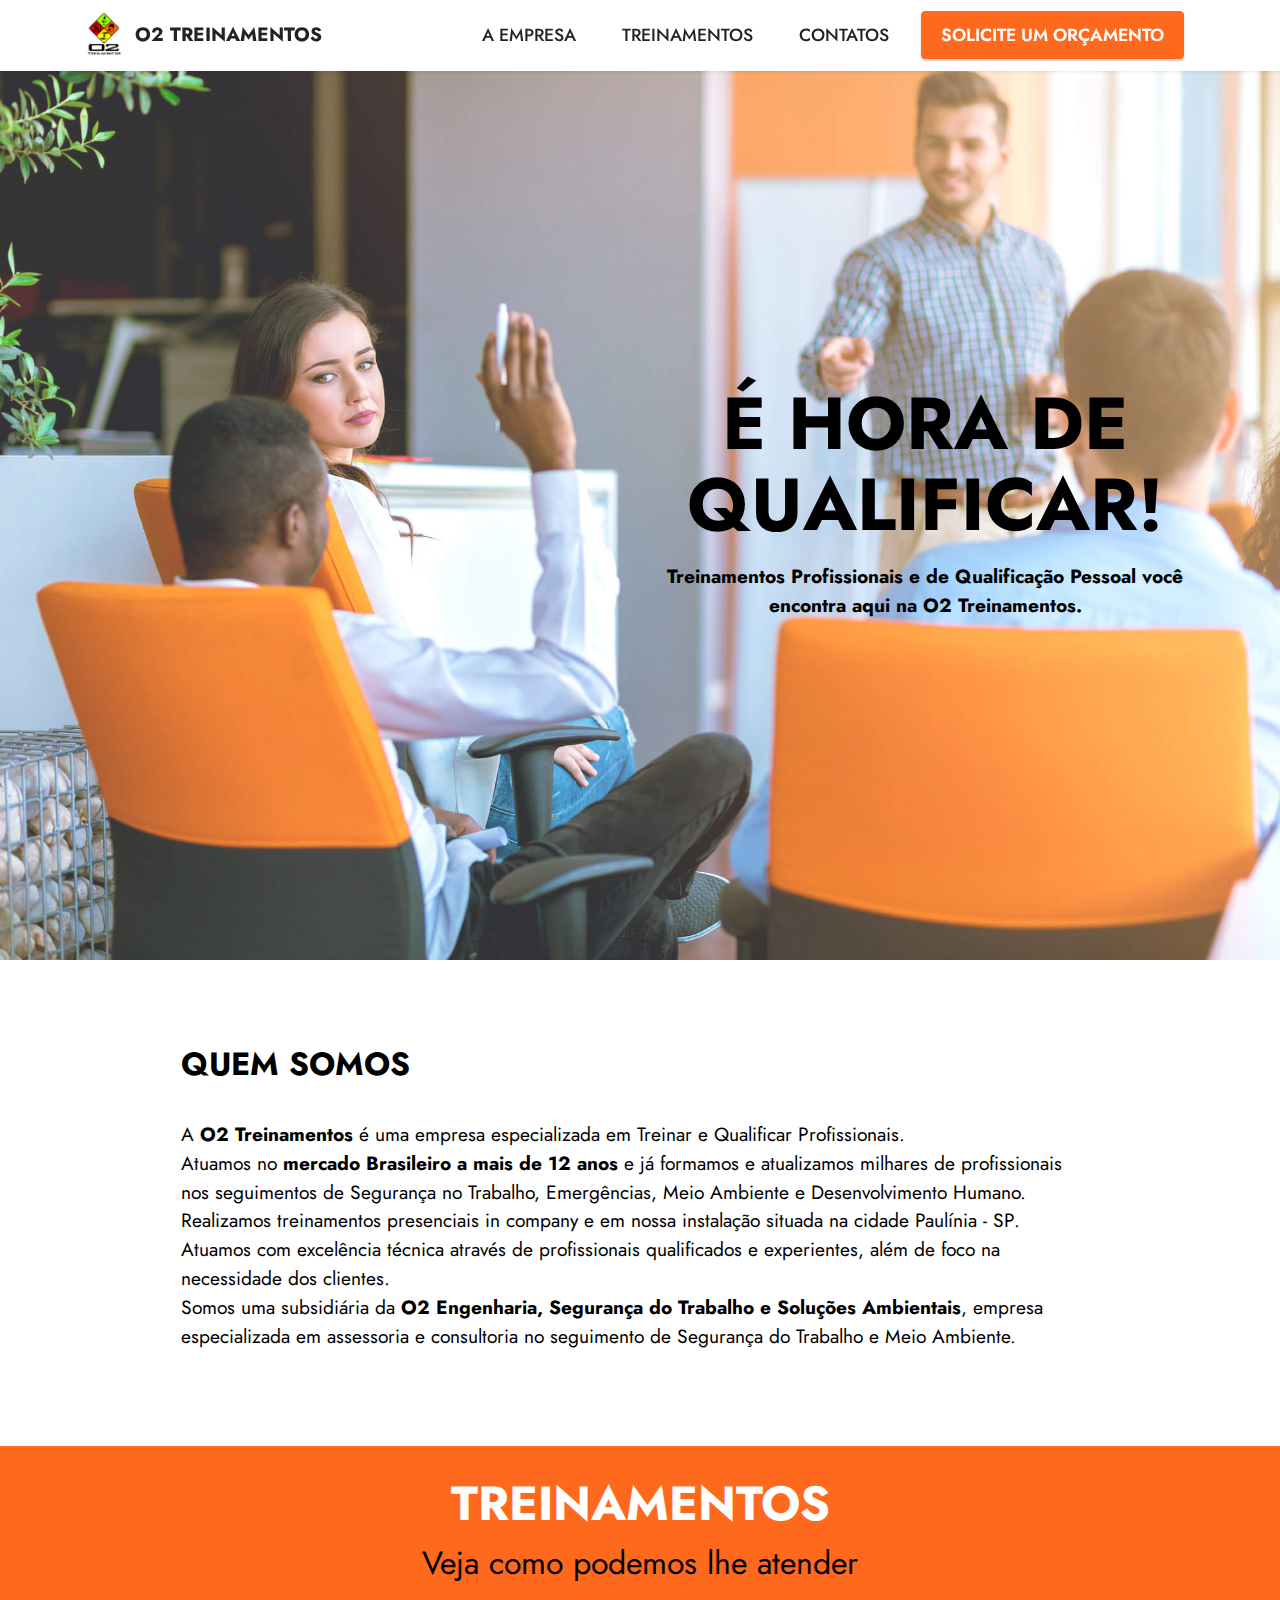
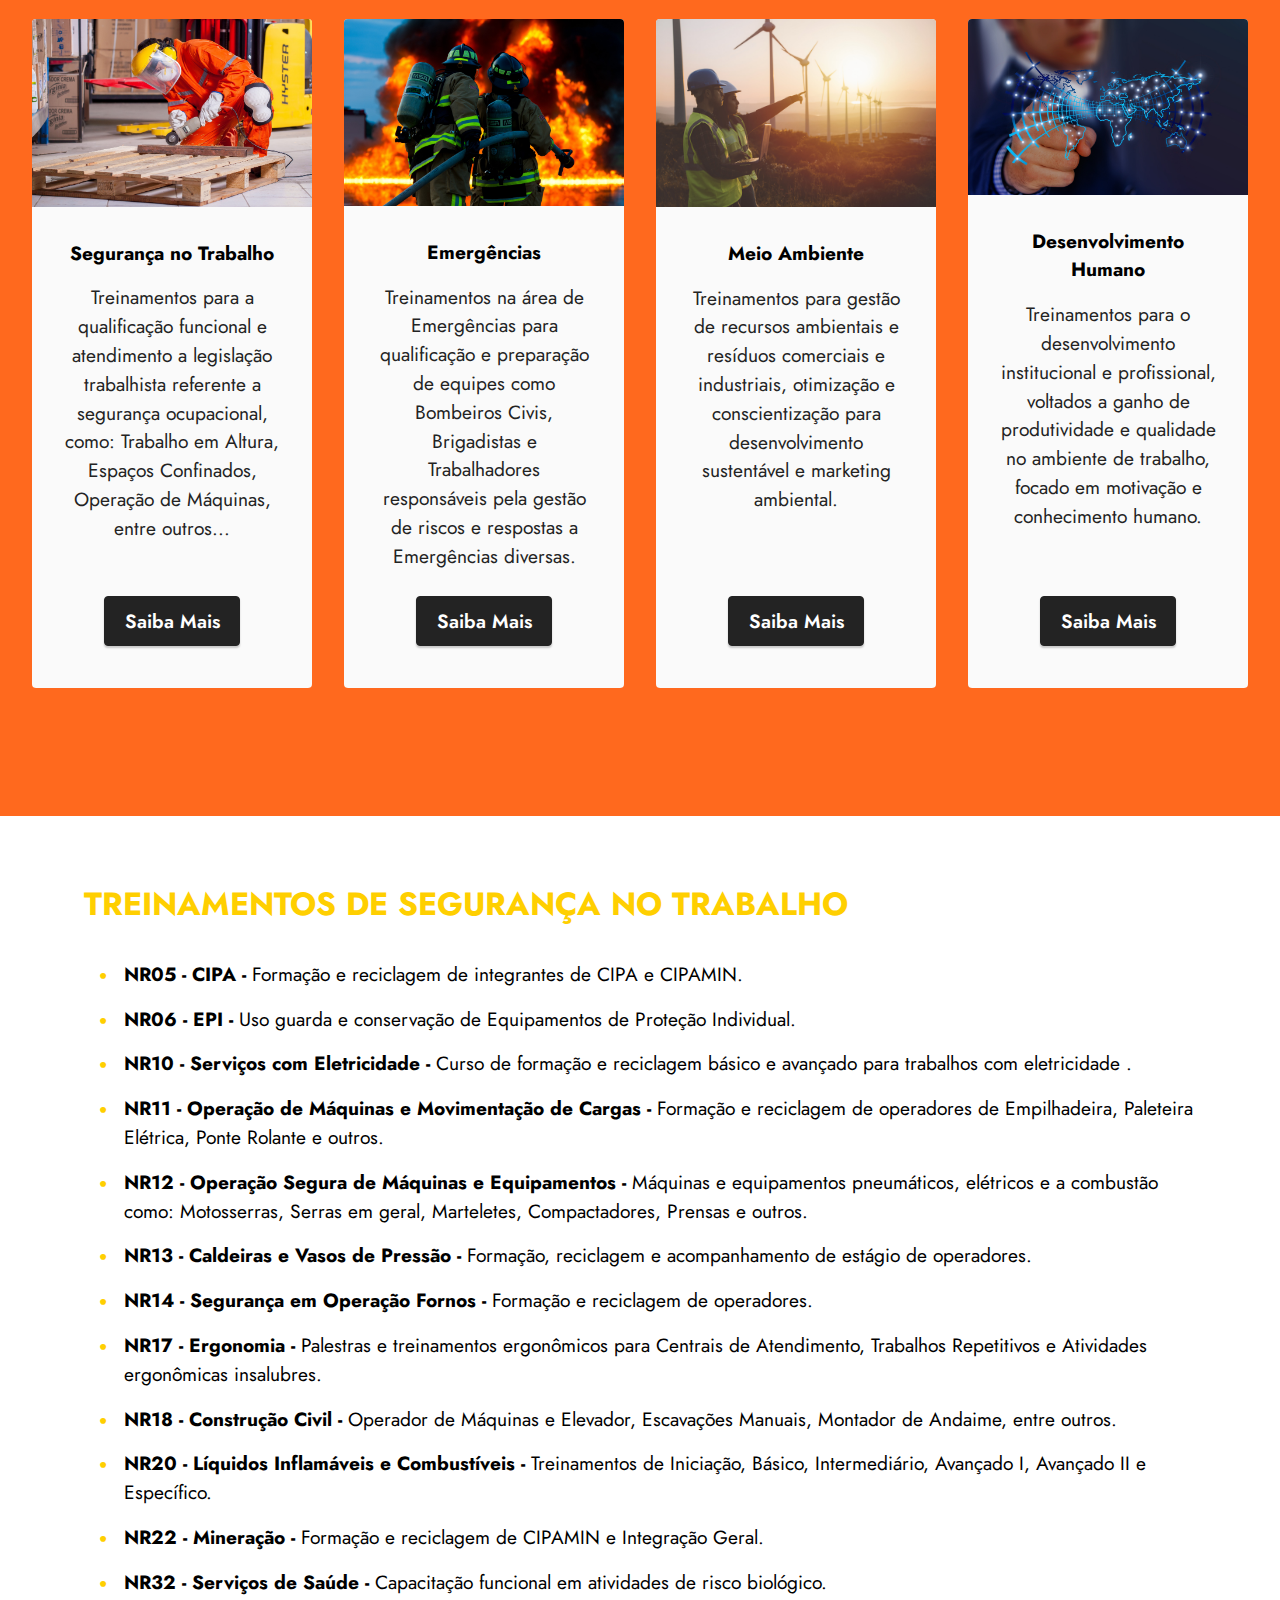
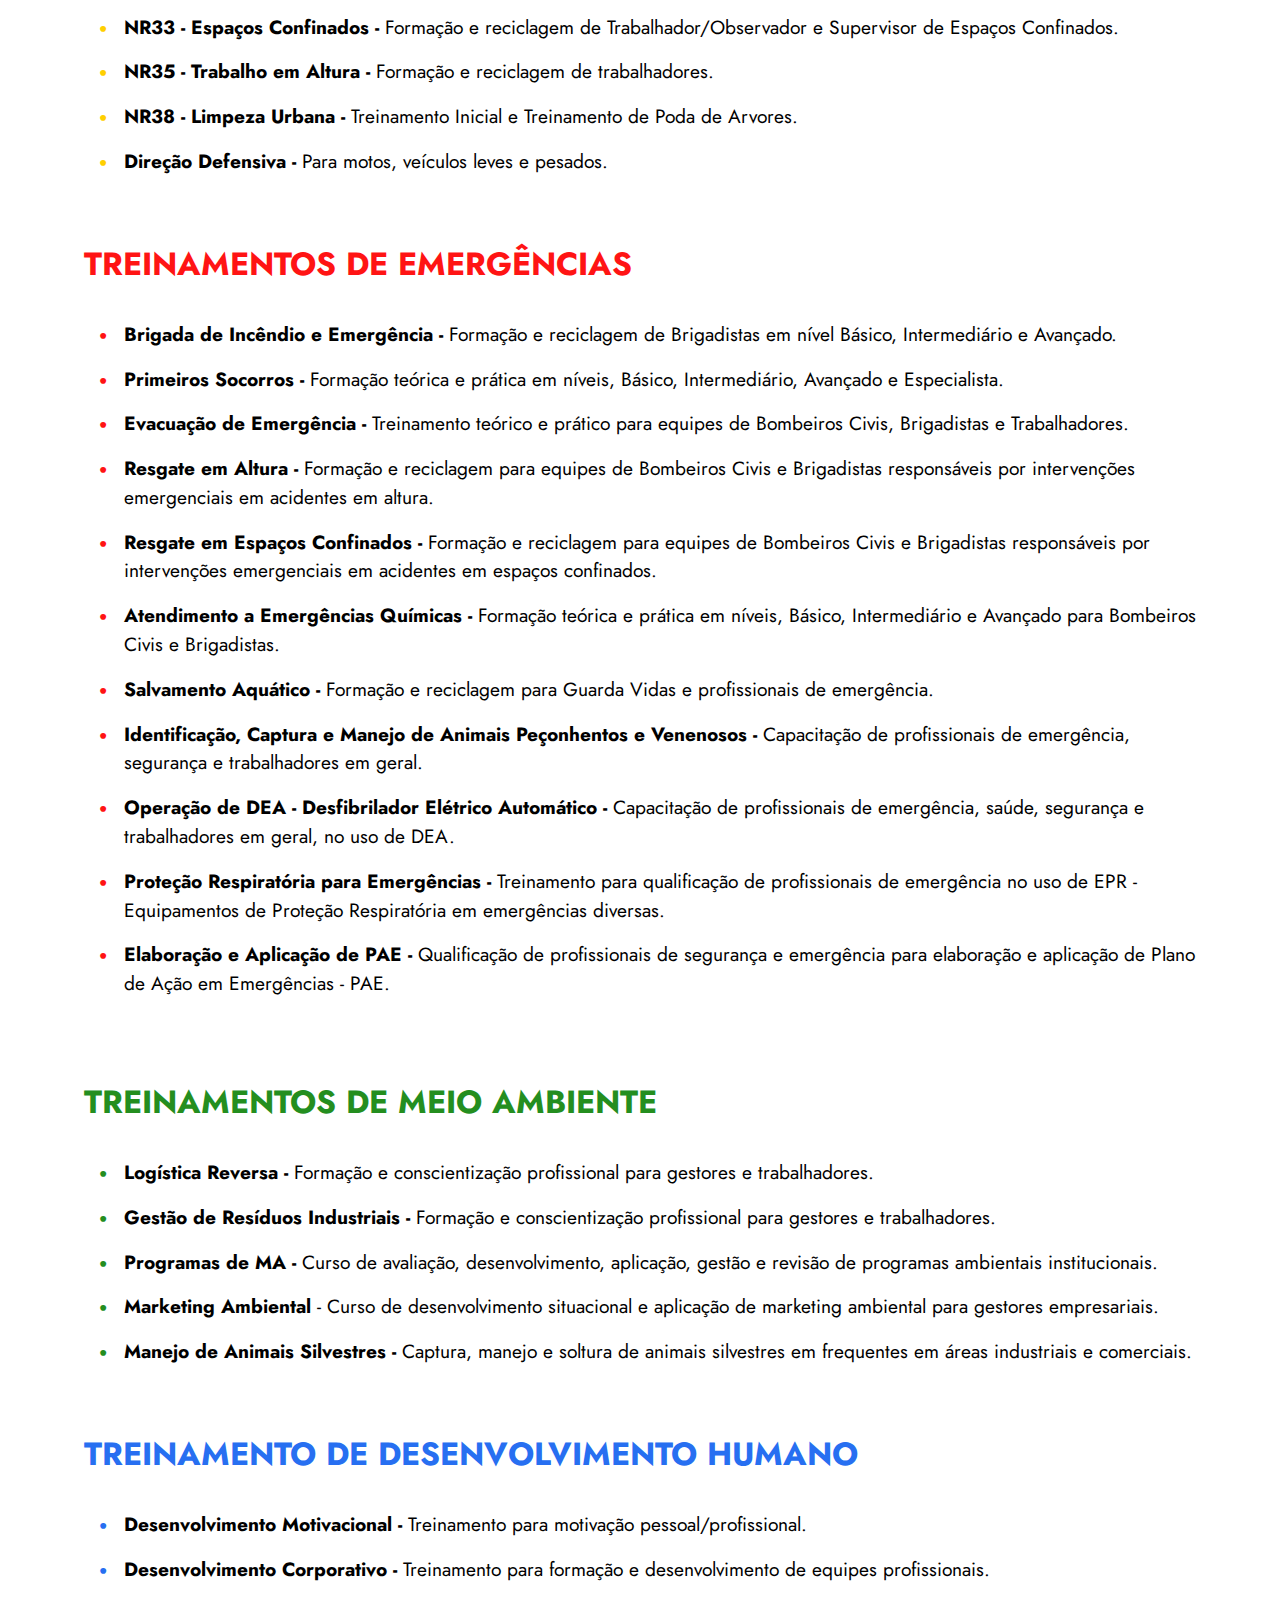
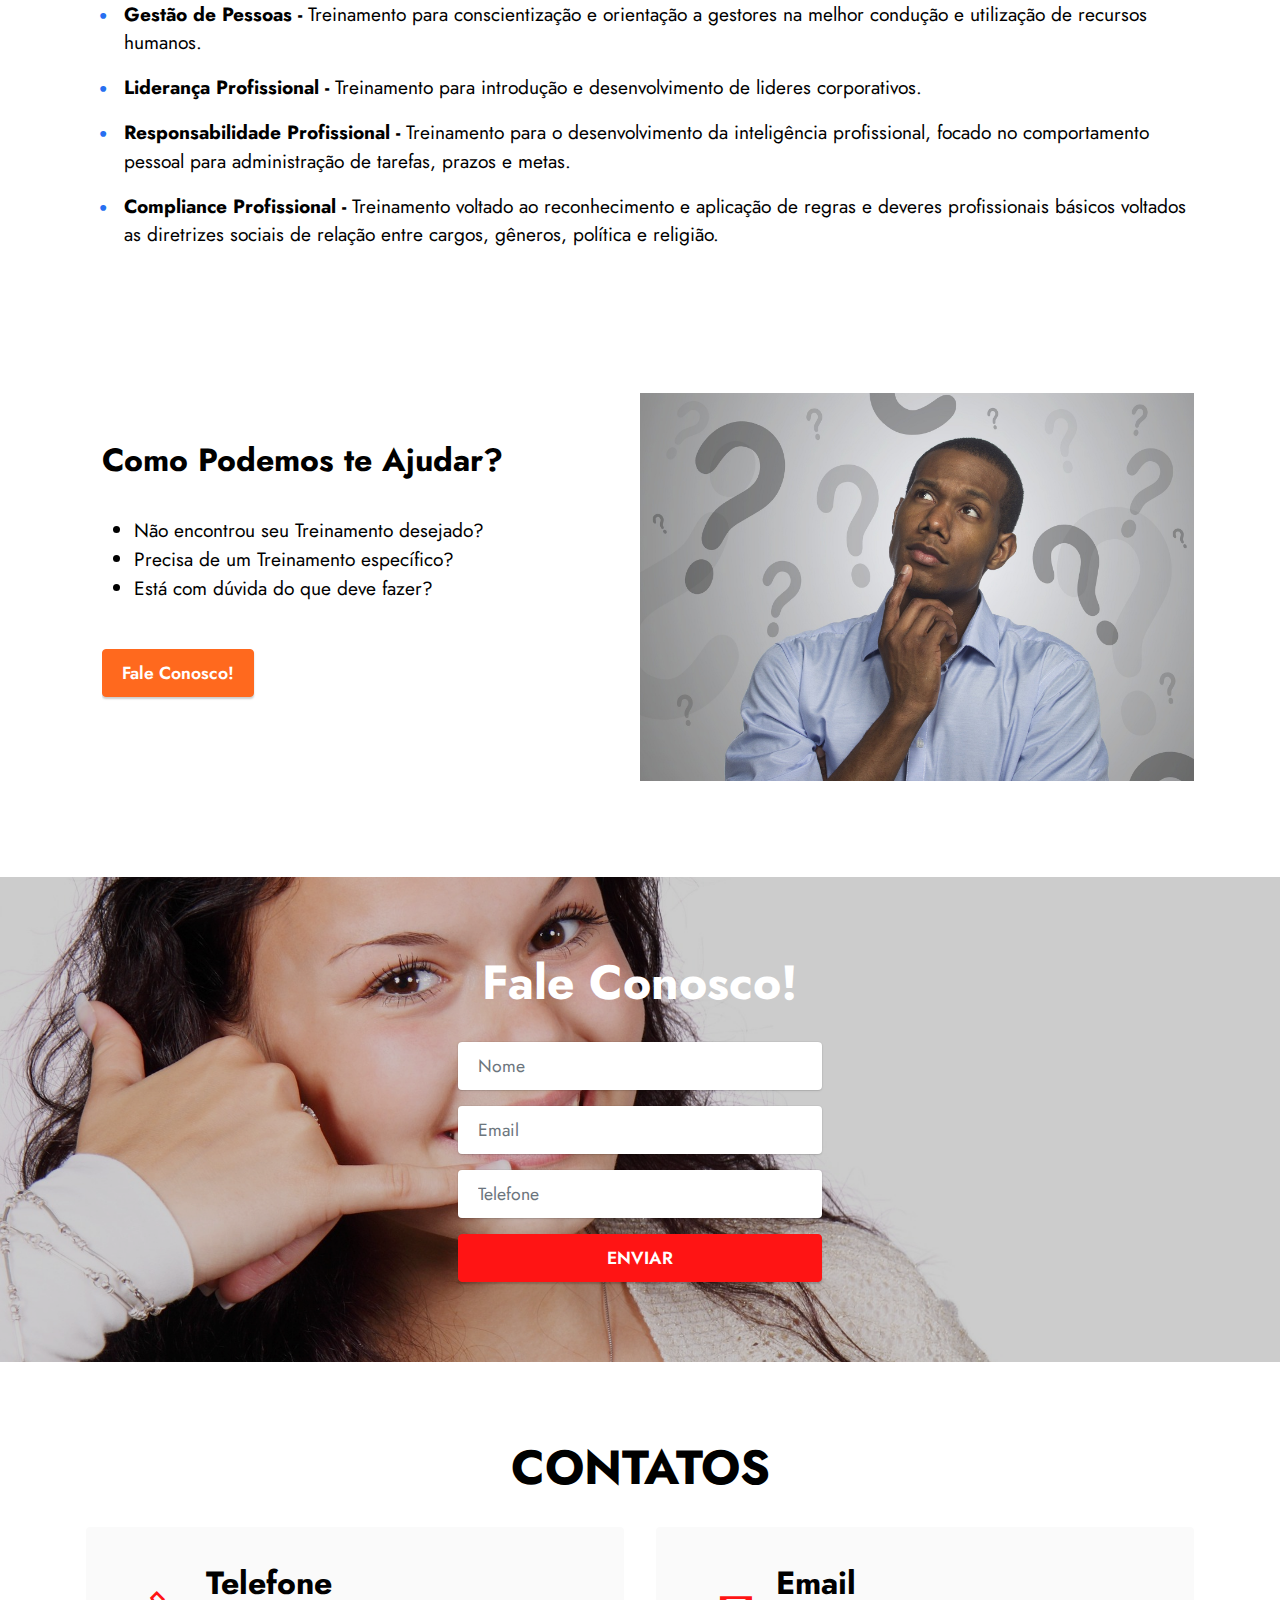
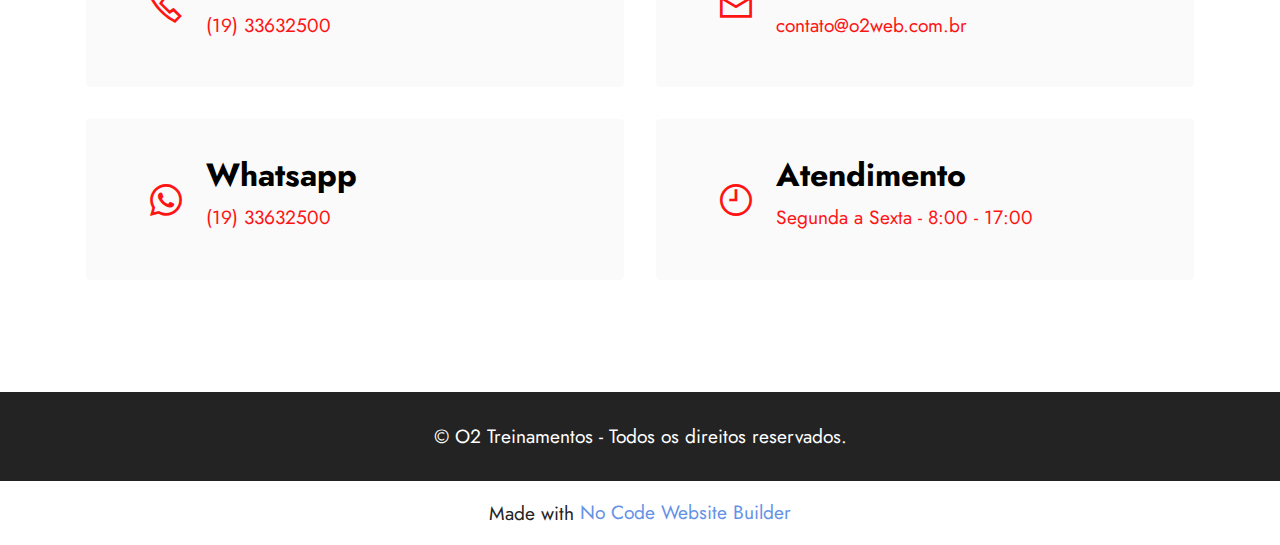
<file: index.html>
<!DOCTYPE html>
<html  >
<head>
  <!-- Google Tag Manager -->
<script>(function(w,d,s,l,i){w[l]=w[l]||[];w[l].push({'gtm.start':
new Date().getTime(),event:'gtm.js'});var f=d.getElementsByTagName(s)[0],
j=d.createElement(s),dl=l!='dataLayer'?'&l='+l:'';j.async=true;j.src=
'https://www.googletagmanager.com/gtm.js?id='+i+dl;f.parentNode.insertBefore(j,f);
})(window,document,'script','dataLayer','GTM-5L4JRKJ6');</script>
<!-- End Google Tag Manager -->
  <!-- Site made with Mobirise Website Builder v5.8.9, https://mobirise.com -->
  <meta charset="UTF-8">
  <meta http-equiv="X-UA-Compatible" content="IE=edge">
  <meta name="generator" content="Mobirise v5.8.9, mobirise.com">
  <meta name="viewport" content="width=device-width, initial-scale=1, minimum-scale=1">
  <link rel="shortcut icon" href="assets/images/logo-o2-treinamentos.jpeg" type="image/x-icon">
  <meta name="description" content="">
  
  
  <title>Home</title>
  <link rel="stylesheet" href="assets/web/assets/mobirise-icons2/mobirise2.css">
  <link rel="stylesheet" href="assets/bootstrap/css/bootstrap.min.css">
  <link rel="stylesheet" href="assets/bootstrap/css/bootstrap-grid.min.css">
  <link rel="stylesheet" href="assets/bootstrap/css/bootstrap-reboot.min.css">
  <link rel="stylesheet" href="assets/parallax/jarallax.css">
  <link rel="stylesheet" href="assets/dropdown/css/style.css">
  <link rel="stylesheet" href="assets/socicon/css/styles.css">
  <link rel="stylesheet" href="assets/theme/css/style.css">
  <link rel="preload" href="https://fonts.googleapis.com/css?family=Jost:100,200,300,400,500,600,700,800,900,100i,200i,300i,400i,500i,600i,700i,800i,900i&display=swap" as="style" onload="this.onload=null;this.rel='stylesheet'">
  <noscript><link rel="stylesheet" href="https://fonts.googleapis.com/css?family=Jost:100,200,300,400,500,600,700,800,900,100i,200i,300i,400i,500i,600i,700i,800i,900i&display=swap"></noscript>
  <link rel="preload" as="style" href="assets/mobirise/css/mbr-additional.css"><link rel="stylesheet" href="assets/mobirise/css/mbr-additional.css" type="text/css">

  
</head>
<body>
<!-- Google Tag Manager (noscript) -->
<noscript><iframe src="https://www.googletagmanager.com/ns.html?id=GTM-5L4JRKJ6"
height="0" width="0" style="display:none;visibility:hidden"></iframe></noscript>
<!-- End Google Tag Manager (noscript) -->
  
  <section data-bs-version="5.1" class="menu menu2 cid-tsDwT0ATy4" once="menu" id="menu2-0">
    
    <nav class="navbar navbar-dropdown navbar-fixed-top navbar-expand-lg">
        <div class="container">
            <div class="navbar-brand">
                <span class="navbar-logo">
                    <a href="https://o2treinamentos.com.br">
                        <img src="assets/images/logo-o2-treinamentos.jpeg" alt="Mobirise Website Builder" style="height: 3rem;">
                    </a>
                </span>
                <span class="navbar-caption-wrap"><a class="navbar-caption text-black display-7" href="https://o2treinamentos.com.br">O2 TREINAMENTOS</a></span>
            </div>
            <button class="navbar-toggler" type="button" data-toggle="collapse" data-bs-toggle="collapse" data-target="#navbarSupportedContent" data-bs-target="#navbarSupportedContent" aria-controls="navbarNavAltMarkup" aria-expanded="false" aria-label="Toggle navigation">
                <div class="hamburger">
                    <span></span>
                    <span></span>
                    <span></span>
                    <span></span>
                </div>
            </button>
            <div class="collapse navbar-collapse" id="navbarSupportedContent">
                <ul class="navbar-nav nav-dropdown" data-app-modern-menu="true"><li class="nav-item"><a class="nav-link link text-black text-primary display-4" href="index.html#content5-3">A EMPRESA</a></li>
                    <li class="nav-item"><a class="nav-link link text-black text-primary display-4" href="index.html#gallery3-8">TREINAMENTOS</a></li>
                    <li class="nav-item"><a class="nav-link link text-black text-primary display-4" href="index.html#contacts2-i">CONTATOS</a>
                    </li></ul>
                
                <div class="navbar-buttons mbr-section-btn"><a class="btn btn-danger display-4" href="index.html#form6-h">SOLICITE UM ORÇAMENTO</a></div>
            </div>
        </div>
    </nav>
</section>

<section data-bs-version="5.1" class="header3 cid-tsDxbGEZwi mbr-fullscreen" id="header3-1">

    

    
    <div class="mbr-overlay" style="opacity: 0.2; background-color: rgb(255, 255, 255);"></div>

    <div class="align-center container">
        <div class="row justify-content-end">
            <div class="col-12 col-lg-6">
                <h1 class="mbr-section-title mbr-fonts-style mb-3 display-1"><strong>É HORA DE QUALIFICAR!</strong></h1>
                
                <p class="mbr-text mbr-fonts-style display-7"><strong>Treinamentos Profissionais e de Qualificação Pessoal você encontra aqui na O2 Treinamentos.</strong></p>
                
            </div>
        </div>
    </div>
</section>

<section data-bs-version="5.1" class="content5 cid-tsDFzYh55L" id="content5-3">
    
    <div class="container">
        <div class="row justify-content-center">
            <div class="col-md-12 col-lg-10">
                
                <h4 class="mbr-section-subtitle mbr-fonts-style mb-4 display-5"><strong>QUEM SOMOS</strong></h4>
                <p class="mbr-text mbr-fonts-style display-7">A <strong>O2 Treinamentos </strong>é uma empresa especializada em Treinar e Qualificar Profissionais. <br>Atuamos no <strong>mercado Brasileiro</strong> <strong>a mais de 12 anos</strong>&nbsp;e já formamos e atualizamos milhares de profissionais&nbsp; nos seguimentos de Segurança no Trabalho, Emergências, Meio Ambiente e Desenvolvimento Humano.<br>Realizamos treinamentos presenciais in company e em nossa instalação situada na cidade Paulínia - SP.<br>Atuamos com excelência técnica através de profissionais qualificados e experientes, além de foco na necessidade dos clientes.<br>Somos uma subsidiária da <strong>O2 Engenharia, Segurança do Trabalho e Soluções Ambientais</strong>, empresa especializada em assessoria e consultoria no seguimento de Segurança do Trabalho e Meio Ambiente.</p>
            </div>
        </div>
    </div>
</section>

<section data-bs-version="5.1" class="gallery3 cid-tsFF6RnW9V" id="gallery3-8">
    
    
    <div class="container-fluid">
        <div class="mbr-section-head">
            <h4 class="mbr-section-title mbr-fonts-style align-center mb-0 display-2">
                <strong>TREINAMENTOS</strong></h4>
            <h5 class="mbr-section-subtitle mbr-fonts-style align-center mb-0 mt-2 display-5">Veja como podemos lhe atender</h5>
        </div>
        <div class="row mt-4">
            <div class="item features-image сol-12 col-md-6 col-lg-3">
                <div class="item-wrapper">
                    <div class="item-img">
                        <img src="assets/images/mbr-5.jpg" alt="Mobirise Website Builder">
                    </div>
                    <div class="item-content">
                        <h5 class="item-title mbr-fonts-style display-7">
                            <strong>Segurança no Trabalho</strong></h5>
                        
                        <p class="mbr-text mbr-fonts-style mt-3 display-7">
                            Treinamentos para a qualificação funcional e atendimento a legislação trabalhista referente a segurança ocupacional, como: Trabalho em Altura, Espaços Confinados, Operação de Máquinas, entre outros...<br></p>
                    </div>
                    <div class="mbr-section-btn item-footer mt-2"><a href="index.html#content8-5" class="btn item-btn btn-black display-7">Saiba Mais</a></div>
                </div>
            </div>
            <div class="item features-image сol-12 col-md-6 col-lg-3">
                <div class="item-wrapper">
                    <div class="item-img">
                        <img src="assets/images/mbr-2.jpg" alt="Mobirise Website Builder">
                    </div>
                    <div class="item-content">
                        <h5 class="item-title mbr-fonts-style display-7">
                            <strong>Emergências</strong></h5>
                        
                        <p class="mbr-text mbr-fonts-style mt-3 display-7">
                            Treinamentos na área de Emergências para qualificação e preparação de equipes como Bombeiros Civis, Brigadistas e Trabalhadores responsáveis pela gestão de riscos e respostas a Emergências diversas.<br></p>
                    </div>
                    <div class="mbr-section-btn item-footer mt-2"><a href="page1.html#header1-q" class="btn item-btn btn-black display-7">Saiba Mais</a></div>
                </div>
            </div>
            <div class="item features-image сol-12 col-md-6 col-lg-3">
                <div class="item-wrapper">
                    <div class="item-img">
                        <img src="assets/images/o2-tr-4.png" alt="Mobirise Website Builder">
                    </div>
                    <div class="item-content">
                        <h5 class="item-title mbr-fonts-style display-7">
                            <strong>Meio Ambiente</strong></h5>
                        
                        <p class="mbr-text mbr-fonts-style mt-3 display-7">
                            Treinamentos para gestão de recursos ambientais e resíduos comerciais e industriais, otimização e conscientização para desenvolvimento sustentável e marketing ambiental.</p>
                    </div>
                    <div class="mbr-section-btn item-footer mt-2"><a href="index.html#content8-7" class="btn item-btn btn-black display-7">Saiba Mais</a></div>
                </div>
            </div>
            <div class="item features-image сol-12 col-md-6 col-lg-3">
                <div class="item-wrapper">
                    <div class="item-img">
                        <img src="assets/images/mbr-6.jpg" alt="Mobirise Website Builder" title="">
                    </div>
                    <div class="item-content">
                        <h5 class="item-title mbr-fonts-style display-7">
                            <strong>Desenvolvimento Humano</strong></h5>
                        
                        <p class="mbr-text mbr-fonts-style mt-3 display-7">
                            Treinamentos para o desenvolvimento institucional e profissional, voltados a ganho de produtividade e qualidade no ambiente de trabalho, focado em motivação e conhecimento humano.<br></p>
                    </div>
                    <div class="mbr-section-btn item-footer mt-2"><a href="index.html#content8-9" class="btn item-btn btn-black display-7">Saiba Mais</a></div>
                </div>
            </div>
        </div>
    </div>
</section>

<section data-bs-version="5.1" class="content8 cid-tsEZxPVDVz" id="content8-5">
    
    <div class="container-fluid">
        <div class="row justify-content-center">
            <div class="counter-container col-md-12 col-lg-11">
                <h4 class="mbr-section-title mbr-fonts-style mb-4 display-5"><strong>TREINAMENTOS DE SEGURANÇA NO TRABALHO</strong></h4>
                <div class="mbr-text mbr-fonts-style display-7">
                    <ul>
                        <li><strong>NR05 - CIPA -&nbsp;</strong>Formação e reciclagem de integrantes de CIPA e CIPAMIN.</li>
                        <li><strong>NR06 - EPI - </strong>Uso guarda e conservação de Equipamentos de Proteção Individual.</li>
                        <li><strong>NR10 - Serviços com Eletricidade - </strong>Curso de formação e reciclagem básico e avançado para trabalhos com eletricidade .</li><li><strong>NR11 - Operação de Máquinas e Movimentação de Cargas -</strong> Formação e reciclagem de operadores de Empilhadeira, Paleteira Elétrica, Ponte Rolante e outros.</li><li><strong>NR12 - Operação Segura de Máquinas e Equipamentos -</strong>&nbsp;Máquinas e equipamentos pneumáticos, elétricos e a combustão como: Motosserras, Serras em geral, Marteletes, Compactadores, Prensas e outros.</li><li><strong>NR13 - Caldeiras e Vasos de Pressão -</strong> Formação, reciclagem e acompanhamento de estágio de operadores.</li><li><strong>NR14 - Segurança em Operação Fornos -</strong> Formação e reciclagem de operadores.</li><li><strong>NR17 - Ergonomia -</strong> Palestras e treinamentos ergonômicos para Centrais de Atendimento, Trabalhos Repetitivos e Atividades ergonômicas insalubres.</li><li><strong>NR18 - Construção Civil -</strong> Operador de Máquinas e Elevador, Escavações Manuais, Montador de Andaime, entre outros.</li><li><strong>NR20 - Líquidos Inflamáveis e Combustíveis -</strong> Treinamentos de Iniciação, Básico, Intermediário, Avançado I, Avançado II e Específico.</li><li><strong>NR22 - Mineração -</strong> Formação e reciclagem de CIPAMIN e Integração Geral.</li><li><strong>NR32 - Serviços de Saúde - </strong>Capacitação funcional em atividades de risco biológico.</li><li><strong>NR33 - Espaços Confinados - </strong>Formação e reciclagem de Trabalhador/Observador e Supervisor de Espaços Confinados.</li><li><strong>NR35 - Trabalho em Altura -</strong> Formação e reciclagem de trabalhadores.</li><li><strong>NR38 - Limpeza Urbana - </strong>Treinamento Inicial e Treinamento de Poda de Arvores.</li><li><strong>Direção Defensiva - </strong>Para motos, veículos leves e pesados.</li></ul><ul>
                    </ul>
                </div>
            </div>
        </div>
    </div>
</section>

<section data-bs-version="5.1" class="content8 cid-tsFp9O00sM" id="content8-6">
    
    <div class="container-fluid">
        <div class="row justify-content-center">
            <div class="counter-container col-md-12 col-lg-11">
                <h4 class="mbr-section-title mbr-fonts-style mb-4 display-5"><strong>
                    TREINAMENTOS DE EMERGÊNCIAS</strong></h4>
                <div class="mbr-text mbr-fonts-style display-7">
                    <ul>
                        <li><strong>Brigada de Incêndio e Emergência - </strong>Formação e reciclagem de Brigadistas em nível Básico, Intermediário e Avançado.</li><li><strong>Primeiros Socorros - </strong>Formação teórica e prática em níveis, Básico, Intermediário, Avançado e Especialista.</li>
                        <li><strong>Evacuação de Emergência - </strong>Treinamento teórico e prático para equipes de Bombeiros Civis, Brigadistas e Trabalhadores.</li>
                        <li><strong>Resgate em Altura - </strong>Formação e reciclagem para equipes de Bombeiros Civis e Brigadistas responsáveis por intervenções emergenciais em acidentes em altura.</li><li><strong>Resgate em Espaços Confinados - </strong>Formação e reciclagem para equipes de Bombeiros Civis e Brigadistas responsáveis por intervenções emergenciais em acidentes em espaços confinados.</li><li><strong>Atendimento a Emergências Químicas - </strong>Formação teórica e prática em níveis, Básico, Intermediário e Avançado para Bombeiros Civis e Brigadistas.</li><li><strong>Salvamento Aquático - </strong>Formação e reciclagem para Guarda Vidas e profissionais de emergência.</li><li><strong>Identificação, Captura e Manejo de Animais Peçonhentos e Venenosos -</strong> Capacitação de profissionais de emergência, segurança e trabalhadores em geral.</li><li><strong>Operação de DEA - Desfibrilador Elétrico Automático - </strong>Capacitação de profissionais de emergência, saúde, segurança e trabalhadores em geral, no uso de DEA.</li><li><strong>Proteção Respiratória para Emergências - </strong>Treinamento para qualificação de profissionais de emergência no uso de EPR - Equipamentos de Proteção Respiratória em emergências diversas.</li><li><strong>Elaboração e Aplicação de PAE -</strong>&nbsp;Qualificação de profissionais de segurança e emergência para elaboração e aplicação de Plano de Ação em Emergências - PAE.</li>
                    </ul>
                </div>
            </div>
        </div>
    </div>
</section>

<section data-bs-version="5.1" class="content8 cid-tsFyPdFZFy" id="content8-7">
    
    <div class="container-fluid">
        <div class="row justify-content-center">
            <div class="counter-container col-md-12 col-lg-11">
                <h4 class="mbr-section-title mbr-fonts-style mb-4 display-5"><strong>TREINAMENTOS DE MEIO AMBIENTE</strong></h4>
                <div class="mbr-text mbr-fonts-style display-7">
                    <ul>
                        <li><strong>Logística Reversa - </strong>Formação e conscientização profissional para gestores e trabalhadores.</li><li><strong>Gestão de Resíduos Industriais -</strong> Formação e conscientização profissional para gestores e trabalhadores.</li><li><strong>Programas de MA -</strong> Curso de avaliação, desenvolvimento, aplicação, gestão e revisão de programas ambientais institucionais.</li><li><strong>Marketing Ambiental </strong>- Curso de desenvolvimento situacional e aplicação de marketing ambiental para gestores empresariais.</li><li><strong>Manejo de Animais Silvestres - </strong>Captura, manejo e soltura de animais silvestres em frequentes em áreas industriais e comerciais.</li>
                    </ul>
                </div>
            </div>
        </div>
    </div>
</section>

<section data-bs-version="5.1" class="content8 cid-tsFSt2P5KO" id="content8-9">
    
    <div class="container-fluid">
        <div class="row justify-content-center">
            <div class="counter-container col-md-12 col-lg-11">
                <h4 class="mbr-section-title mbr-fonts-style mb-4 display-5"><strong>
                    TREINAMENTO DE DESENVOLVIMENTO HUMANO</strong></h4>
                <div class="mbr-text mbr-fonts-style display-7">
                    <ul>
                        <li><strong>Desenvolvimento Motivacional - </strong>Treinamento para motivação pessoal/profissional.</li><li><strong>Desenvolvimento Corporativo -</strong> Treinamento para formação e desenvolvimento de equipes profissionais.
</li><li><strong>Gestão de Pessoas -</strong> Treinamento para conscientização e orientação a gestores na melhor condução e utilização de recursos humanos.</li><li><strong>Liderança Profissional - </strong>Treinamento para introdução e desenvolvimento de lideres corporativos.</li><li><strong>Responsabilidade Profissional - </strong>Treinamento para o desenvolvimento da inteligência profissional, focado no comportamento pessoal para administração de tarefas, prazos e metas.</li><li><strong>Compliance Profissional -</strong> Treinamento voltado ao reconhecimento e aplicação de regras e deveres profissionais básicos voltados as diretrizes sociais de relação entre cargos, gêneros, política e religião.</li>
                    </ul>
                </div>
            </div>
        </div>
    </div>
</section>

<section data-bs-version="5.1" class="features11 cid-tsG37yCsIu mbr-parallax-background" id="features12-b">

    

    
    <div class="mbr-overlay" style="opacity: 0; background-color: rgb(255, 255, 255);">
    </div>
    <div class="container">
        <div class="m-0 row align-items-center">
            <div class="col-12 col-lg">
                <div class="card-wrapper">
                    <div class="card-box">
                        <h4 class="card-title mbr-fonts-style mb-4 display-5"><strong>Como Podemos te Ajudar?</strong></h4>
                        
                        <div class="mbr-text mbr-fonts-style counter-container display-7">
                            <ul>
                                <li>Não encontrou seu Treinamento desejado?</li>
                                <li>Precisa de um Treinamento específico?</li>
                                <li>Está com dúvida do que deve fazer?</li>
                            </ul>
                        </div>
                        <div class="mbr-section-btn mb-4"><a class="btn btn-danger display-4" href="index.html#form6-h">Fale Conosco!</a></div>
                    </div>
                </div>
            </div>
            <div class="p-0 col-12 col-lg-6 md-pb">
                <div class="image-wrapper">
                    <img src="assets/images/mbr-7.jpg" alt="Mobirise Website Builder">
                </div>
            </div>
        </div>
    </div>
</section>

<section data-bs-version="5.1" class="form6 cid-tsGbx9o2CQ" id="form6-h">
    
    <div class="mbr-overlay"></div>
    <div class="container">
        <div class="mbr-section-head">
            <h3 class="mbr-section-title mbr-fonts-style align-center mb-0 display-2">
                <strong>Fale Conosco!</strong></h3>
            
        </div>
        <div class="row justify-content-center mt-4">
            <div class="col-lg-8 mx-auto mbr-form" data-form-type="formoid">
                <form action="https://mobirise.eu/" method="POST" class="mbr-form form-with-styler mx-auto" data-form-title="Form Name"><input type="hidden" name="email" data-form-email="true" value="2A/xqdsUvXKA0OSCQsYSVkFek0oio42ArBqdubwbxW9fWlwKQPfGqwWNdPL9b1vgDCBQZ2FjosMu85skecUbx01eZMJu642dIGpUi7WZbam2yaOU4mtfMo8pz85AnKaI">
                    <div class="row">
                        <div hidden="hidden" data-form-alert="" class="alert alert-success col-12">Sua mensagem foi enviada com sucesso!
Logo entraremos em contato.
Obrigado!</div>
                        <div hidden="hidden" data-form-alert-danger="" class="alert alert-danger col-12">
                            Oops...! some problem!
                        </div>
                    </div>
                    <div class="dragArea row">
                        <div class="col-lg-12 col-md-12 col-sm-12 form-group mb-3" data-for="name">
                            <input type="text" name="name" placeholder="Nome" data-form-field="name" class="form-control" value="" id="name-form6-h">
                        </div>
                        <div class="col-lg-12 col-md-12 col-sm-12 form-group mb-3" data-for="email">
                            <input type="email" name="email" placeholder="Email" data-form-field="email" class="form-control" value="" id="email-form6-h">
                        </div>
                        <div data-for="phone" class="col-lg-12 col-md-12 col-sm-12 form-group mb-3">
                            <input type="tel" name="phone" placeholder="Telefone" data-form-field="phone" class="form-control" value="" id="phone-form6-h">
                        </div>
                        <div class="col-auto mbr-section-btn align-center"><button type="submit" class="btn btn-secondary display-4">ENVIAR</button></div>
                    </div>
                </form>
            </div>
        </div>
    </div>
</section>

<section data-bs-version="5.1" class="contacts2 cid-tsGhh2ZKKN" id="contacts2-i">
    <!---->
    

    
    
    <div class="container">
        <div class="mbr-section-head">
            <h3 class="mbr-section-title mbr-fonts-style align-center mb-0 display-2">
                <strong>CONTATOS</strong></h3>
            
        </div>
        <div class="row justify-content-center mt-4">
            <div class="card col-12 col-md-6">
                <div class="card-wrapper">
                    <div class="image-wrapper">
                        <span class="mbr-iconfont mobi-mbri-phone mobi-mbri" style="color: rgb(255, 20, 20); fill: rgb(255, 20, 20);"></span>
                    </div>
                    <div class="text-wrapper">
                        <h6 class="card-title mbr-fonts-style mb-1 display-5"><strong>Telefone</strong></h6>
                        <p class="mbr-text mbr-fonts-style display-7"><a href="tel:+551933632500" class="text-secondary">(19) 33632500</a></p>
                    </div>
                </div>
            </div>
            <div class="card col-12 col-md-6">
                <div class="card-wrapper">
                    <div class="image-wrapper">
                        <span class="mbr-iconfont mobi-mbri-letter mobi-mbri" style="color: rgb(255, 20, 20); fill: rgb(255, 20, 20);"></span>
                    </div>
                    <div class="text-wrapper">
                        <h6 class="card-title mbr-fonts-style mb-1 display-5">
                            <strong>Email</strong>
                        </h6>
                        <p class="mbr-text mbr-fonts-style display-7"><a href="mailto:contato@o2web.com.br" class="text-secondary">contato@o2web.com.br</a></p>
                    </div>
                </div>
            </div>
            <div class="card col-12 col-md-6">
                <div class="card-wrapper">
                    <div class="image-wrapper">
                        <span class="mbr-iconfont socicon-whatsapp socicon" style="color: rgb(255, 20, 20); fill: rgb(255, 20, 20);"></span>
                    </div>
                    <div class="text-wrapper">
                        <h6 class="card-title mbr-fonts-style mb-1 display-5"><strong>Whatsapp</strong></h6>
                        <p class="mbr-text mbr-fonts-style display-7"><a href="https://wa.me/551933632500" class="text-secondary">(19) 33632500</a></p>
                    </div>
                </div>
            </div>
            <div class="card col-12 col-md-6">
                <div class="card-wrapper">
                    <div class="image-wrapper">
                        <span class="mbr-iconfont mobi-mbri-clock mobi-mbri" style="color: rgb(255, 20, 20); fill: rgb(255, 20, 20);"></span>
                    </div>
                    <div class="text-wrapper">
                        <h6 class="card-title mbr-fonts-style mb-1 display-5"><strong>Atendimento</strong></h6>
                        <p class="mbr-text mbr-fonts-style display-7">Segunda a Sexta - 8:00 - 17:00
                        </p>
                    </div>
                </div>
            </div>
        </div>
    </div>
</section>

<section data-bs-version="5.1" class="footer7 cid-tsGlaa34Yk" once="footers" id="footer7-n">

    

    

    <div class="container">
        <div class="media-container-row align-center mbr-white">
            <div class="col-12">
                <p class="mbr-text mb-0 mbr-fonts-style display-7">
                    © O2 Treinamentos - Todos os direitos reservados.</p>
            </div>
        </div>
    </div>
</section><section class="display-7" style="padding: 0;align-items: center;justify-content: center;flex-wrap: wrap;    align-content: center;display: flex;position: relative;height: 4rem;"><a href="https://mobiri.se/2931356" style="flex: 1 1;height: 4rem;position: absolute;width: 100%;z-index: 1;"><img alt="" style="height: 4rem;" src="[data-uri]"></a><p style="margin: 0;text-align: center;" class="display-7">Made with &#8204;</p><a style="z-index:1" href="https://mobirise.com/builder/no-code-website-builder.html">No Code Website Builder</a></section><script src="assets/bootstrap/js/bootstrap.bundle.min.js"></script>  <script src="assets/parallax/jarallax.js"></script>  <script src="assets/smoothscroll/smooth-scroll.js"></script>  <script src="assets/ytplayer/index.js"></script>  <script src="assets/dropdown/js/navbar-dropdown.js"></script>  <script src="assets/theme/js/script.js"></script>  <script src="assets/formoid/formoid.min.js"></script>  
  
  
</body>
</html>
</file>
<file: assets/web/assets/mobirise-icons2/mobirise2.css>
@font-face {
  font-family: 'Moririse2';
  font-display: swap;
  src:  url('mobirise2.eot?f2bix4');
  src:  url('mobirise2.eot?f2bix4#iefix') format('embedded-opentype'),
    url('mobirise2.ttf?f2bix4') format('truetype'),
    url('mobirise2.woff?f2bix4') format('woff'),
    url('mobirise2.svg?f2bix4#mobirise2') format('svg');
  font-weight: normal;
  font-style: normal;
}

[class^="mobi-"], [class*=" mobi-"] {
  /* use !important to prevent issues with browser extensions that change fonts */
  font-family: 'Moririse2' !important;
  speak: none;
  font-style: normal;
  font-weight: normal;
  font-variant: normal;
  text-transform: none;
  line-height: 1;

  /* Better Font Rendering =========== */
  -webkit-font-smoothing: antialiased;
  -moz-osx-font-smoothing: grayscale;
}

.mobi-mbri-add-submenu:before {
  content: "\e900";
}
.mobi-mbri-alert:before {
  content: "\e901";
}
.mobi-mbri-align-center:before {
  content: "\e902";
}
.mobi-mbri-align-justify:before {
  content: "\e903";
}
.mobi-mbri-align-left:before {
  content: "\e904";
}
.mobi-mbri-align-right:before {
  content: "\e905";
}
.mobi-mbri-android:before {
  content: "\e906";
}
.mobi-mbri-apple:before {
  content: "\e907";
}
.mobi-mbri-arrow-down:before {
  content: "\e908";
}
.mobi-mbri-arrow-next:before {
  content: "\e909";
}
.mobi-mbri-arrow-prev:before {
  content: "\e90a";
}
.mobi-mbri-arrow-up:before {
  content: "\e90b";
}
.mobi-mbri-bold:before {
  content: "\e90c";
}
.mobi-mbri-bookmark:before {
  content: "\e90d";
}
.mobi-mbri-bootstrap:before {
  content: "\e90e";
}
.mobi-mbri-briefcase:before {
  content: "\e90f";
}
.mobi-mbri-browse:before {
  content: "\e910";
}
.mobi-mbri-bulleted-list:before {
  content: "\e911";
}
.mobi-mbri-calendar:before {
  content: "\e912";
}
.mobi-mbri-camera:before {
  content: "\e913";
}
.mobi-mbri-cart-add:before {
  content: "\e914";
}
.mobi-mbri-cart-full:before {
  content: "\e915";
}
.mobi-mbri-cash:before {
  content: "\e916";
}
.mobi-mbri-change-style:before {
  content: "\e917";
}
.mobi-mbri-chat:before {
  content: "\e918";
}
.mobi-mbri-clock:before {
  content: "\e919";
}
.mobi-mbri-close:before {
  content: "\e91a";
}
.mobi-mbri-cloud:before {
  content: "\e91b";
}
.mobi-mbri-code:before {
  content: "\e91c";
}
.mobi-mbri-contact-form:before {
  content: "\e91d";
}
.mobi-mbri-credit-card:before {
  content: "\e91e";
}
.mobi-mbri-cursor-click:before {
  content: "\e91f";
}
.mobi-mbri-cust-feedback:before {
  content: "\e920";
}
.mobi-mbri-database:before {
  content: "\e921";
}
.mobi-mbri-delivery:before {
  content: "\e922";
}
.mobi-mbri-desktop:before {
  content: "\e923";
}
.mobi-mbri-devices:before {
  content: "\e924";
}
.mobi-mbri-down:before {
  content: "\e925";
}
.mobi-mbri-download-2:before {
  content: "\e926";
}
.mobi-mbri-download:before {
  content: "\e927";
}
.mobi-mbri-drag-n-drop-2:before {
  content: "\e928";
}
.mobi-mbri-drag-n-drop:before {
  content: "\e929";
}
.mobi-mbri-edit-2:before {
  content: "\e92a";
}
.mobi-mbri-edit:before {
  content: "\e92b";
}
.mobi-mbri-error:before {
  content: "\e92c";
}
.mobi-mbri-extension:before {
  content: "\e92d";
}
.mobi-mbri-features:before {
  content: "\e92e";
}
.mobi-mbri-file:before {
  content: "\e92f";
}
.mobi-mbri-flag:before {
  content: "\e930";
}
.mobi-mbri-folder:before {
  content: "\e931";
}
.mobi-mbri-gift:before {
  content: "\e932";
}
.mobi-mbri-github:before {
  content: "\e933";
}
.mobi-mbri-globe-2:before {
  content: "\e934";
}
.mobi-mbri-globe:before {
  content: "\e935";
}
.mobi-mbri-growing-chart:before {
  content: "\e936";
}
.mobi-mbri-hearth:before {
  content: "\e937";
}
.mobi-mbri-help:before {
  content: "\e938";
}
.mobi-mbri-home:before {
  content: "\e939";
}
.mobi-mbri-hot-cup:before {
  content: "\e93a";
}
.mobi-mbri-idea:before {
  content: "\e93b";
}
.mobi-mbri-image-gallery:before {
  content: "\e93c";
}
.mobi-mbri-image-slider:before {
  content: "\e93d";
}
.mobi-mbri-info:before {
  content: "\e93e";
}
.mobi-mbri-italic:before {
  content: "\e93f";
}
.mobi-mbri-key:before {
  content: "\e940";
}
.mobi-mbri-laptop:before {
  content: "\e941";
}
.mobi-mbri-layers:before {
  content: "\e942";
}
.mobi-mbri-left-right:before {
  content: "\e943";
}
.mobi-mbri-left:before {
  content: "\e944";
}
.mobi-mbri-letter:before {
  content: "\e945";
}
.mobi-mbri-like:before {
  content: "\e946";
}
.mobi-mbri-link:before {
  content: "\e947";
}
.mobi-mbri-lock:before {
  content: "\e948";
}
.mobi-mbri-login:before {
  content: "\e949";
}
.mobi-mbri-logout:before {
  content: "\e94a";
}
.mobi-mbri-magic-stick:before {
  content: "\e94b";
}
.mobi-mbri-map-pin:before {
  content: "\e94c";
}
.mobi-mbri-menu:before {
  content: "\e94d";
}
.mobi-mbri-mobile-2:before {
  content: "\e94e";
}
.mobi-mbri-mobile-horizontal:before {
  content: "\e94f";
}
.mobi-mbri-mobile:before {
  content: "\e950";
}
.mobi-mbri-mobirise:before {
  content: "\e951";
}
.mobi-mbri-more-horizontal:before {
  content: "\e952";
}
.mobi-mbri-more-vertical:before {
  content: "\e953";
}
.mobi-mbri-music:before {
  content: "\e954";
}
.mobi-mbri-new-file:before {
  content: "\e955";
}
.mobi-mbri-numbered-list:before {
  content: "\e956";
}
.mobi-mbri-opened-folder:before {
  content: "\e957";
}
.mobi-mbri-pages:before {
  content: "\e958";
}
.mobi-mbri-paper-plane:before {
  content: "\e959";
}
.mobi-mbri-paperclip:before {
  content: "\e95a";
}
.mobi-mbri-phone:before {
  content: "\e95b";
}
.mobi-mbri-photo:before {
  content: "\e95c";
}
.mobi-mbri-photos:before {
  content: "\e95d";
}
.mobi-mbri-pin:before {
  content: "\e95e";
}
.mobi-mbri-play:before {
  content: "\e95f";
}
.mobi-mbri-plus:before {
  content: "\e960";
}
.mobi-mbri-preview:before {
  content: "\e961";
}
.mobi-mbri-print:before {
  content: "\e962";
}
.mobi-mbri-protect:before {
  content: "\e963";
}
.mobi-mbri-question:before {
  content: "\e964";
}
.mobi-mbri-quote-left:before {
  content: "\e965";
}
.mobi-mbri-quote-right:before {
  content: "\e966";
}
.mobi-mbri-redo:before {
  content: "\e967";
}
.mobi-mbri-refresh:before {
  content: "\e968";
}
.mobi-mbri-responsive-2:before {
  content: "\e969";
}
.mobi-mbri-responsive:before {
  content: "\e96a";
}
.mobi-mbri-right:before {
  content: "\e96b";
}
.mobi-mbri-rocket:before {
  content: "\e96c";
}
.mobi-mbri-sad-face:before {
  content: "\e96d";
}
.mobi-mbri-sale:before {
  content: "\e96e";
}
.mobi-mbri-save:before {
  content: "\e96f";
}
.mobi-mbri-search:before {
  content: "\e970";
}
.mobi-mbri-setting-2:before {
  content: "\e971";
}
.mobi-mbri-setting-3:before {
  content: "\e972";
}
.mobi-mbri-setting:before {
  content: "\e973";
}
.mobi-mbri-share:before {
  content: "\e974";
}
.mobi-mbri-shopping-bag:before {
  content: "\e975";
}
.mobi-mbri-shopping-basket:before {
  content: "\e976";
}
.mobi-mbri-shopping-cart:before {
  content: "\e977";
}
.mobi-mbri-sites:before {
  content: "\e978";
}
.mobi-mbri-smile-face:before {
  content: "\e979";
}
.mobi-mbri-speed:before {
  content: "\e97a";
}
.mobi-mbri-star:before {
  content: "\e97b";
}
.mobi-mbri-success:before {
  content: "\e97c";
}
.mobi-mbri-sun:before {
  content: "\e97d";
}
.mobi-mbri-sun2:before {
  content: "\e97e";
}
.mobi-mbri-tablet-vertical:before {
  content: "\e97f";
}
.mobi-mbri-tablet:before {
  content: "\e980";
}
.mobi-mbri-target:before {
  content: "\e981";
}
.mobi-mbri-timer:before {
  content: "\e982";
}
.mobi-mbri-to-ftp:before {
  content: "\e983";
}
.mobi-mbri-to-local-drive:before {
  content: "\e984";
}
.mobi-mbri-touch-swipe:before {
  content: "\e985";
}
.mobi-mbri-touch:before {
  content: "\e986";
}
.mobi-mbri-trash:before {
  content: "\e987";
}
.mobi-mbri-underline:before {
  content: "\e988";
}
.mobi-mbri-undo:before {
  content: "\e989";
}
.mobi-mbri-unlink:before {
  content: "\e98a";
}
.mobi-mbri-unlock:before {
  content: "\e98b";
}
.mobi-mbri-up-down:before {
  content: "\e98c";
}
.mobi-mbri-up:before {
  content: "\e98d";
}
.mobi-mbri-update:before {
  content: "\e98e";
}
.mobi-mbri-upload-2:before {
  content: "\e98f";
}
.mobi-mbri-upload:before {
  content: "\e990";
}
.mobi-mbri-user-2:before {
  content: "\e991";
}
.mobi-mbri-user:before {
  content: "\e992";
}
.mobi-mbri-users:before {
  content: "\e993";
}
.mobi-mbri-video-play:before {
  content: "\e994";
}
.mobi-mbri-video:before {
  content: "\e995";
}
.mobi-mbri-watch:before {
  content: "\e996";
}
.mobi-mbri-website-theme-2:before {
  content: "\e997";
}
.mobi-mbri-website-theme:before {
  content: "\e998";
}
.mobi-mbri-wifi:before {
  content: "\e999";
}
.mobi-mbri-windows:before {
  content: "\e99a";
}
.mobi-mbri-zoom-in:before {
  content: "\e99b";
}
.mobi-mbri-zoom-out:before {
  content: "\e99c";
}
</file>
<file: assets/parallax/jarallax.css>
.jarallax {
    position: relative;
    z-index: 0;
}
.jarallax > .jarallax-img {
    position: absolute;
    object-fit: cover;
    /* support for plugin https://github.com/bfred-it/object-fit-images */
    font-family: 'object-fit: cover;';
    top: 0;
    left: 0;
    width: 100%;
    height: 100%;
    z-index: -1;
}
</file>
<file: assets/dropdown/css/style.css>
.navbar-dropdown {
  left: 0;
  padding: 0;
  position: absolute;
  right: 0;
  top: 0;
  transition: all 0.45s ease;
  z-index: 1030;
  background: #282828; }
  .navbar-dropdown .navbar-logo {
    margin-right: 0.8rem;
    transition: margin 0.3s ease-in-out;
    vertical-align: middle; }
    .navbar-dropdown .navbar-logo img {
      height: 3.125rem;
      transition: all 0.3s ease-in-out; }
    .navbar-dropdown .navbar-logo.mbr-iconfont {
      font-size: 3.125rem;
      line-height: 3.125rem; }
  .navbar-dropdown .navbar-caption {
    font-weight: 700;
    white-space: normal;
    vertical-align: -4px;
    line-height: 3.125rem !important; }
    .navbar-dropdown .navbar-caption, .navbar-dropdown .navbar-caption:hover {
      color: inherit;
      text-decoration: none; }
  .navbar-dropdown .mbr-iconfont + .navbar-caption {
    vertical-align: -1px; }
  .navbar-dropdown.navbar-fixed-top {
    position: fixed; }
  .navbar-dropdown .navbar-brand span {
    vertical-align: -4px; }
  .navbar-dropdown.bg-color.transparent {
    background: none; }
  .navbar-dropdown.navbar-short .navbar-brand {
    padding: 0.625rem 0; }
    .navbar-dropdown.navbar-short .navbar-brand span {
      vertical-align: -1px; }
  .navbar-dropdown.navbar-short .navbar-caption {
    line-height: 2.375rem !important;
    vertical-align: -2px; }
  .navbar-dropdown.navbar-short .navbar-logo {
    margin-right: 0.5rem; }
    .navbar-dropdown.navbar-short .navbar-logo img {
      height: 2.375rem; }
    .navbar-dropdown.navbar-short .navbar-logo.mbr-iconfont {
      font-size: 2.375rem;
      line-height: 2.375rem; }
  .navbar-dropdown.navbar-short .mbr-table-cell {
    height: 3.625rem; }
  .navbar-dropdown .navbar-close {
    left: 0.6875rem;
    position: fixed;
    top: 0.75rem;
    z-index: 1000; }
  .navbar-dropdown .hamburger-icon {
    content: "";
    display: inline-block;
    vertical-align: middle;
    width: 16px;
    -webkit-box-shadow: 0 -6px 0 1px #282828,0 0 0 1px #282828,0 6px 0 1px #282828;
    -moz-box-shadow: 0 -6px 0 1px #282828,0 0 0 1px #282828,0 6px 0 1px #282828;
    box-shadow: 0 -6px 0 1px #282828,0 0 0 1px #282828,0 6px 0 1px #282828; }

.dropdown-menu .dropdown-toggle[data-toggle="dropdown-submenu"]::after {
  border-bottom: 0.35em solid transparent;
  border-left: 0.35em solid;
  border-right: 0;
  border-top: 0.35em solid transparent;
  margin-left: 0.3rem; }

.dropdown-menu .dropdown-item:focus {
  outline: 0; }

.nav-dropdown {
  font-size: 0.75rem;
  font-weight: 500;
  height: auto !important; }
  .nav-dropdown .nav-btn {
    padding-left: 1rem; }
  .nav-dropdown .link {
    margin: .667em 1.667em;
    font-weight: 500;
    padding: 0;
    transition: color .2s ease-in-out; }
    .nav-dropdown .link.dropdown-toggle {
      margin-right: 2.583em; }
      .nav-dropdown .link.dropdown-toggle::after {
        margin-left: .25rem;
        border-top: 0.35em solid;
        border-right: 0.35em solid transparent;
        border-left: 0.35em solid transparent;
        border-bottom: 0; }
      .nav-dropdown .link.dropdown-toggle[aria-expanded="true"] {
        margin: 0;
        padding: 0.667em 3.263em  0.667em 1.667em; }
  .nav-dropdown .link::after,
  .nav-dropdown .dropdown-item::after {
    color: inherit; }
  .nav-dropdown .btn {
    font-size: 0.75rem;
    font-weight: 700;
    letter-spacing: 0;
    margin-bottom: 0;
    padding-left: 1.25rem;
    padding-right: 1.25rem; }
  .nav-dropdown .dropdown-menu {
    border-radius: 0;
    border: 0;
    left: 0;
    margin: 0;
    padding-bottom: 1.25rem;
    padding-top: 1.25rem;
    position: relative; }
  .nav-dropdown .dropdown-submenu {
    margin-left: 0.125rem;
    top: 0; }
  .nav-dropdown .dropdown-item {
    font-weight: 500;
    line-height: 2;
    padding: 0.3846em 4.615em 0.3846em 1.5385em;
    position: relative;
    transition: color .2s ease-in-out, background-color .2s ease-in-out; }
    .nav-dropdown .dropdown-item::after {
      margin-top: -0.3077em;
      position: absolute;
      right: 1.1538em;
      top: 50%; }
    .nav-dropdown .dropdown-item:focus, .nav-dropdown .dropdown-item:hover {
      background: none; }

@media (max-width: 767px) {
  .nav-dropdown.navbar-toggleable-sm {
    bottom: 0;
    display: none;
    left: 0;
    overflow-x: hidden;
    position: fixed;
    top: 0;
    transform: translateX(-100%);
    -ms-transform: translateX(-100%);
    -webkit-transform: translateX(-100%);
    width: 18.75rem;
    z-index: 999; } }
.nav-dropdown.navbar-toggleable-xl {
  bottom: 0;
  display: none;
  left: 0;
  overflow-x: hidden;
  position: fixed;
  top: 0;
  transform: translateX(-100%);
  -ms-transform: translateX(-100%);
  -webkit-transform: translateX(-100%);
  width: 18.75rem;
  z-index: 999; }

.nav-dropdown-sm {
  display: block !important;
  overflow-x: hidden;
  overflow: auto;
  padding-top: 3.875rem; }
  .nav-dropdown-sm::after {
    content: "";
    display: block;
    height: 3rem;
    width: 100%; }
  .nav-dropdown-sm.collapse.in ~ .navbar-close {
    display: block !important; }
  .nav-dropdown-sm.collapsing, .nav-dropdown-sm.collapse.in {
    transform: translateX(0);
    -ms-transform: translateX(0);
    -webkit-transform: translateX(0);
    transition: all 0.25s ease-out;
    -webkit-transition: all 0.25s ease-out;
    background: #282828; }
  .nav-dropdown-sm.collapsing[aria-expanded="false"] {
    transform: translateX(-100%);
    -ms-transform: translateX(-100%);
    -webkit-transform: translateX(-100%); }
  .nav-dropdown-sm .nav-item {
    display: block;
    margin-left: 0 !important;
    padding-left: 0; }
  .nav-dropdown-sm .link,
  .nav-dropdown-sm .dropdown-item {
    border-top: 1px dotted rgba(255, 255, 255, 0.1);
    font-size: 0.8125rem;
    line-height: 1.6;
    margin: 0 !important;
    padding: 0.875rem 2.4rem 0.875rem 1.5625rem !important;
    position: relative;
    white-space: normal; }
    .nav-dropdown-sm .link:focus, .nav-dropdown-sm .link:hover,
    .nav-dropdown-sm .dropdown-item:focus,
    .nav-dropdown-sm .dropdown-item:hover {
      background: rgba(0, 0, 0, 0.2) !important;
      color: #c0a375; }
  .nav-dropdown-sm .nav-btn {
    position: relative;
    padding: 1.5625rem 1.5625rem 0 1.5625rem; }
    .nav-dropdown-sm .nav-btn::before {
      border-top: 1px dotted rgba(255, 255, 255, 0.1);
      content: "";
      left: 0;
      position: absolute;
      top: 0;
      width: 100%; }
    .nav-dropdown-sm .nav-btn + .nav-btn {
      padding-top: 0.625rem; }
      .nav-dropdown-sm .nav-btn + .nav-btn::before {
        display: none; }
  .nav-dropdown-sm .btn {
    padding: 0.625rem 0; }
  .nav-dropdown-sm .dropdown-toggle[data-toggle="dropdown-submenu"]::after {
    margin-left: .25rem;
    border-top: 0.35em solid;
    border-right: 0.35em solid transparent;
    border-left: 0.35em solid transparent;
    border-bottom: 0; }
  .nav-dropdown-sm .dropdown-toggle[data-toggle="dropdown-submenu"][aria-expanded="true"]::after {
    border-top: 0;
    border-right: 0.35em solid transparent;
    border-left: 0.35em solid transparent;
    border-bottom: 0.35em solid; }
  .nav-dropdown-sm .dropdown-menu {
    margin: 0;
    padding: 0;
    position: relative;
    top: 0;
    left: 0;
    width: 100%;
    border: 0;
    float: none;
    border-radius: 0;
    background: none; }
  .nav-dropdown-sm .dropdown-submenu {
    left: 100%;
    margin-left: 0.125rem;
    margin-top: -1.25rem;
    top: 0; }

.navbar-toggleable-sm .nav-dropdown .dropdown-menu {
  position: absolute; }

.navbar-toggleable-sm .nav-dropdown .dropdown-submenu {
  left: 100%;
  margin-left: 0.125rem;
  margin-top: -1.25rem;
  top: 0; }

.navbar-toggleable-sm.opened .nav-dropdown .dropdown-menu {
  position: relative; }

.navbar-toggleable-sm.opened .nav-dropdown .dropdown-submenu {
  left: 0;
  margin-left: 00rem;
  margin-top: 0rem;
  top: 0; }

.is-builder .nav-dropdown.collapsing {
  transition: none !important; }
</file>
<file: assets/socicon/css/styles.css>
@charset "UTF-8";

@font-face {
  font-family: 'Socicon';
  src:  url('../fonts/socicon.eot');
  src:  url('../fonts/socicon.eot?#iefix') format('embedded-opentype'),
    url('../fonts/socicon.woff2') format('woff2'),
    url('../fonts/socicon.ttf') format('truetype'),
    url('../fonts/socicon.woff') format('woff'),
    url('../fonts/socicon.svg#socicon') format('svg');
  font-weight: normal;
  font-style: normal;
  font-display: swap;
}

[data-icon]:before {
  font-family: "socicon" !important;
  content: attr(data-icon);
  font-style: normal !important;
  font-weight: normal !important;
  font-variant: normal !important;
  text-transform: none !important;
  speak: none;
  line-height: 1;
  -webkit-font-smoothing: antialiased;
  -moz-osx-font-smoothing: grayscale;
}

[class^="socicon-"], [class*=" socicon-"] {
  /* use !important to prevent issues with browser extensions that change fonts */
  font-family: 'Socicon' !important;
  speak: none;
  font-style: normal;
  font-weight: normal;
  font-variant: normal;
  text-transform: none;
  line-height: 1;

  /* Better Font Rendering =========== */
  -webkit-font-smoothing: antialiased;
  -moz-osx-font-smoothing: grayscale;
}

.socicon-eitaa:before {
  content: "\e97c";
}
.socicon-soroush:before {
  content: "\e97d";
}
.socicon-bale:before {
  content: "\e97e";
}
.socicon-zazzle:before {
  content: "\e97b";
}
.socicon-society6:before {
  content: "\e97a";
}
.socicon-redbubble:before {
  content: "\e979";
}
.socicon-avvo:before {
  content: "\e978";
}
.socicon-stitcher:before {
  content: "\e977";
}
.socicon-googlehangouts:before {
  content: "\e974";
}
.socicon-dlive:before {
  content: "\e975";
}
.socicon-vsco:before {
  content: "\e976";
}
.socicon-flipboard:before {
  content: "\e973";
}
.socicon-ubuntu:before {
  content: "\e958";
}
.socicon-artstation:before {
  content: "\e959";
}
.socicon-invision:before {
  content: "\e95a";
}
.socicon-torial:before {
  content: "\e95b";
}
.socicon-collectorz:before {
  content: "\e95c";
}
.socicon-seenthis:before {
  content: "\e95d";
}
.socicon-googleplaymusic:before {
  content: "\e95e";
}
.socicon-debian:before {
  content: "\e95f";
}
.socicon-filmfreeway:before {
  content: "\e960";
}
.socicon-gnome:before {
  content: "\e961";
}
.socicon-itchio:before {
  content: "\e962";
}
.socicon-jamendo:before {
  content: "\e963";
}
.socicon-mix:before {
  content: "\e964";
}
.socicon-sharepoint:before {
  content: "\e965";
}
.socicon-tinder:before {
  content: "\e966";
}
.socicon-windguru:before {
  content: "\e967";
}
.socicon-cdbaby:before {
  content: "\e968";
}
.socicon-elementaryos:before {
  content: "\e969";
}
.socicon-stage32:before {
  content: "\e96a";
}
.socicon-tiktok:before {
  content: "\e96b";
}
.socicon-gitter:before {
  content: "\e96c";
}
.socicon-letterboxd:before {
  content: "\e96d";
}
.socicon-threema:before {
  content: "\e96e";
}
.socicon-splice:before {
  content: "\e96f";
}
.socicon-metapop:before {
  content: "\e970";
}
.socicon-naver:before {
  content: "\e971";
}
.socicon-remote:before {
  content: "\e972";
}
.socicon-internet:before {
  content: "\e957";
}
.socicon-moddb:before {
  content: "\e94b";
}
.socicon-indiedb:before {
  content: "\e94c";
}
.socicon-traxsource:before {
  content: "\e94d";
}
.socicon-gamefor:before {
  content: "\e94e";
}
.socicon-pixiv:before {
  content: "\e94f";
}
.socicon-myanimelist:before {
  content: "\e950";
}
.socicon-blackberry:before {
  content: "\e951";
}
.socicon-wickr:before {
  content: "\e952";
}
.socicon-spip:before {
  content: "\e953";
}
.socicon-napster:before {
  content: "\e954";
}
.socicon-beatport:before {
  content: "\e955";
}
.socicon-hackerone:before {
  content: "\e956";
}
.socicon-hackernews:before {
  content: "\e946";
}
.socicon-smashwords:before {
  content: "\e947";
}
.socicon-kobo:before {
  content: "\e948";
}
.socicon-bookbub:before {
  content: "\e949";
}
.socicon-mailru:before {
  content: "\e94a";
}
.socicon-gitlab:before {
  content: "\e945";
}
.socicon-instructables:before {
  content: "\e944";
}
.socicon-portfolio:before {
  content: "\e943";
}
.socicon-codered:before {
  content: "\e940";
}
.socicon-origin:before {
  content: "\e941";
}
.socicon-nextdoor:before {
  content: "\e942";
}
.socicon-udemy:before {
  content: "\e93f";
}
.socicon-livemaster:before {
  content: "\e93e";
}
.socicon-crunchbase:before {
  content: "\e93b";
}
.socicon-homefy:before {
  content: "\e93c";
}
.socicon-calendly:before {
  content: "\e93d";
}
.socicon-realtor:before {
  content: "\e90f";
}
.socicon-tidal:before {
  content: "\e910";
}
.socicon-qobuz:before {
  content: "\e911";
}
.socicon-natgeo:before {
  content: "\e912";
}
.socicon-mastodon:before {
  content: "\e913";
}
.socicon-unsplash:before {
  content: "\e914";
}
.socicon-homeadvisor:before {
  content: "\e915";
}
.socicon-angieslist:before {
  content: "\e916";
}
.socicon-codepen:before {
  content: "\e917";
}
.socicon-slack:before {
  content: "\e918";
}
.socicon-openaigym:before {
  content: "\e919";
}
.socicon-logmein:before {
  content: "\e91a";
}
.socicon-fiverr:before {
  content: "\e91b";
}
.socicon-gotomeeting:before {
  content: "\e91c";
}
.socicon-aliexpress:before {
  content: "\e91d";
}
.socicon-guru:before {
  content: "\e91e";
}
.socicon-appstore:before {
  content: "\e91f";
}
.socicon-homes:before {
  content: "\e920";
}
.socicon-zoom:before {
  content: "\e921";
}
.socicon-alibaba:before {
  content: "\e922";
}
.socicon-craigslist:before {
  content: "\e923";
}
.socicon-wix:before {
  content: "\e924";
}
.socicon-redfin:before {
  content: "\e925";
}
.socicon-googlecalendar:before {
  content: "\e926";
}
.socicon-shopify:before {
  content: "\e927";
}
.socicon-freelancer:before {
  content: "\e928";
}
.socicon-seedrs:before {
  content: "\e929";
}
.socicon-bing:before {
  content: "\e92a";
}
.socicon-doodle:before {
  content: "\e92b";
}
.socicon-bonanza:before {
  content: "\e92c";
}
.socicon-squarespace:before {
  content: "\e92d";
}
.socicon-toptal:before {
  content: "\e92e";
}
.socicon-gust:before {
  content: "\e92f";
}
.socicon-ask:before {
  content: "\e930";
}
.socicon-trulia:before {
  content: "\e931";
}
.socicon-loomly:before {
  content: "\e932";
}
.socicon-ghost:before {
  content: "\e933";
}
.socicon-upwork:before {
  content: "\e934";
}
.socicon-fundable:before {
  content: "\e935";
}
.socicon-booking:before {
  content: "\e936";
}
.socicon-googlemaps:before {
  content: "\e937";
}
.socicon-zillow:before {
  content: "\e938";
}
.socicon-niconico:before {
  content: "\e939";
}
.socicon-toneden:before {
  content: "\e93a";
}
.socicon-augment:before {
  content: "\e908";
}
.socicon-bitbucket:before {
  content: "\e909";
}
.socicon-fyuse:before {
  content: "\e90a";
}
.socicon-yt-gaming:before {
  content: "\e90b";
}
.socicon-sketchfab:before {
  content: "\e90c";
}
.socicon-mobcrush:before {
  content: "\e90d";
}
.socicon-microsoft:before {
  content: "\e90e";
}
.socicon-pandora:before {
  content: "\e907";
}
.socicon-messenger:before {
  content: "\e906";
}
.socicon-gamewisp:before {
  content: "\e905";
}
.socicon-bloglovin:before {
  content: "\e904";
}
.socicon-tunein:before {
  content: "\e903";
}
.socicon-gamejolt:before {
  content: "\e901";
}
.socicon-trello:before {
  content: "\e902";
}
.socicon-spreadshirt:before {
  content: "\e900";
}
.socicon-500px:before {
  content: "\e000";
}
.socicon-8tracks:before {
  content: "\e001";
}
.socicon-airbnb:before {
  content: "\e002";
}
.socicon-alliance:before {
  content: "\e003";
}
.socicon-amazon:before {
  content: "\e004";
}
.socicon-amplement:before {
  content: "\e005";
}
.socicon-android:before {
  content: "\e006";
}
.socicon-angellist:before {
  content: "\e007";
}
.socicon-apple:before {
  content: "\e008";
}
.socicon-appnet:before {
  content: "\e009";
}
.socicon-baidu:before {
  content: "\e00a";
}
.socicon-bandcamp:before {
  content: "\e00b";
}
.socicon-battlenet:before {
  content: "\e00c";
}
.socicon-mixer:before {
  content: "\e00d";
}
.socicon-bebee:before {
  content: "\e00e";
}
.socicon-bebo:before {
  content: "\e00f";
}
.socicon-behance:before {
  content: "\e010";
}
.socicon-blizzard:before {
  content: "\e011";
}
.socicon-blogger:before {
  content: "\e012";
}
.socicon-buffer:before {
  content: "\e013";
}
.socicon-chrome:before {
  content: "\e014";
}
.socicon-coderwall:before {
  content: "\e015";
}
.socicon-curse:before {
  content: "\e016";
}
.socicon-dailymotion:before {
  content: "\e017";
}
.socicon-deezer:before {
  content: "\e018";
}
.socicon-delicious:before {
  content: "\e019";
}
.socicon-deviantart:before {
  content: "\e01a";
}
.socicon-diablo:before {
  content: "\e01b";
}
.socicon-digg:before {
  content: "\e01c";
}
.socicon-discord:before {
  content: "\e01d";
}
.socicon-disqus:before {
  content: "\e01e";
}
.socicon-douban:before {
  content: "\e01f";
}
.socicon-draugiem:before {
  content: "\e020";
}
.socicon-dribbble:before {
  content: "\e021";
}
.socicon-drupal:before {
  content: "\e022";
}
.socicon-ebay:before {
  content: "\e023";
}
.socicon-ello:before {
  content: "\e024";
}
.socicon-endomodo:before {
  content: "\e025";
}
.socicon-envato:before {
  content: "\e026";
}
.socicon-etsy:before {
  content: "\e027";
}
.socicon-facebook:before {
  content: "\e028";
}
.socicon-feedburner:before {
  content: "\e029";
}
.socicon-filmweb:before {
  content: "\e02a";
}
.socicon-firefox:before {
  content: "\e02b";
}
.socicon-flattr:before {
  content: "\e02c";
}
.socicon-flickr:before {
  content: "\e02d";
}
.socicon-formulr:before {
  content: "\e02e";
}
.socicon-forrst:before {
  content: "\e02f";
}
.socicon-foursquare:before {
  content: "\e030";
}
.socicon-friendfeed:before {
  content: "\e031";
}
.socicon-github:before {
  content: "\e032";
}
.socicon-goodreads:before {
  content: "\e033";
}
.socicon-google:before {
  content: "\e034";
}
.socicon-googlescholar:before {
  content: "\e035";
}
.socicon-googlegroups:before {
  content: "\e036";
}
.socicon-googlephotos:before {
  content: "\e037";
}
.socicon-googleplus:before {
  content: "\e038";
}
.socicon-grooveshark:before {
  content: "\e039";
}
.socicon-hackerrank:before {
  content: "\e03a";
}
.socicon-hearthstone:before {
  content: "\e03b";
}
.socicon-hellocoton:before {
  content: "\e03c";
}
.socicon-heroes:before {
  content: "\e03d";
}
.socicon-smashcast:before {
  content: "\e03e";
}
.socicon-horde:before {
  content: "\e03f";
}
.socicon-houzz:before {
  content: "\e040";
}
.socicon-icq:before {
  content: "\e041";
}
.socicon-identica:before {
  content: "\e042";
}
.socicon-imdb:before {
  content: "\e043";
}
.socicon-instagram:before {
  content: "\e044";
}
.socicon-issuu:before {
  content: "\e045";
}
.socicon-istock:before {
  content: "\e046";
}
.socicon-itunes:before {
  content: "\e047";
}
.socicon-keybase:before {
  content: "\e048";
}
.socicon-lanyrd:before {
  content: "\e049";
}
.socicon-lastfm:before {
  content: "\e04a";
}
.socicon-line:before {
  content: "\e04b";
}
.socicon-linkedin:before {
  content: "\e04c";
}
.socicon-livejournal:before {
  content: "\e04d";
}
.socicon-lyft:before {
  content: "\e04e";
}
.socicon-macos:before {
  content: "\e04f";
}
.socicon-mail:before {
  content: "\e050";
}
.socicon-medium:before {
  content: "\e051";
}
.socicon-meetup:before {
  content: "\e052";
}
.socicon-mixcloud:before {
  content: "\e053";
}
.socicon-modelmayhem:before {
  content: "\e054";
}
.socicon-mumble:before {
  content: "\e055";
}
.socicon-myspace:before {
  content: "\e056";
}
.socicon-newsvine:before {
  content: "\e057";
}
.socicon-nintendo:before {
  content: "\e058";
}
.socicon-npm:before {
  content: "\e059";
}
.socicon-odnoklassniki:before {
  content: "\e05a";
}
.socicon-openid:before {
  content: "\e05b";
}
.socicon-opera:before {
  content: "\e05c";
}
.socicon-outlook:before {
  content: "\e05d";
}
.socicon-overwatch:before {
  content: "\e05e";
}
.socicon-patreon:before {
  content: "\e05f";
}
.socicon-paypal:before {
  content: "\e060";
}
.socicon-periscope:before {
  content: "\e061";
}
.socicon-persona:before {
  content: "\e062";
}
.socicon-pinterest:before {
  content: "\e063";
}
.socicon-play:before {
  content: "\e064";
}
.socicon-player:before {
  content: "\e065";
}
.socicon-playstation:before {
  content: "\e066";
}
.socicon-pocket:before {
  content: "\e067";
}
.socicon-qq:before {
  content: "\e068";
}
.socicon-quora:before {
  content: "\e069";
}
.socicon-raidcall:before {
  content: "\e06a";
}
.socicon-ravelry:before {
  content: "\e06b";
}
.socicon-reddit:before {
  content: "\e06c";
}
.socicon-renren:before {
  content: "\e06d";
}
.socicon-researchgate:before {
  content: "\e06e";
}
.socicon-residentadvisor:before {
  content: "\e06f";
}
.socicon-reverbnation:before {
  content: "\e070";
}
.socicon-rss:before {
  content: "\e071";
}
.socicon-sharethis:before {
  content: "\e072";
}
.socicon-skype:before {
  content: "\e073";
}
.socicon-slideshare:before {
  content: "\e074";
}
.socicon-smugmug:before {
  content: "\e075";
}
.socicon-snapchat:before {
  content: "\e076";
}
.socicon-songkick:before {
  content: "\e077";
}
.socicon-soundcloud:before {
  content: "\e078";
}
.socicon-spotify:before {
  content: "\e079";
}
.socicon-stackexchange:before {
  content: "\e07a";
}
.socicon-stackoverflow:before {
  content: "\e07b";
}
.socicon-starcraft:before {
  content: "\e07c";
}
.socicon-stayfriends:before {
  content: "\e07d";
}
.socicon-steam:before {
  content: "\e07e";
}
.socicon-storehouse:before {
  content: "\e07f";
}
.socicon-strava:before {
  content: "\e080";
}
.socicon-streamjar:before {
  content: "\e081";
}
.socicon-stumbleupon:before {
  content: "\e082";
}
.socicon-swarm:before {
  content: "\e083";
}
.socicon-teamspeak:before {
  content: "\e084";
}
.socicon-teamviewer:before {
  content: "\e085";
}
.socicon-technorati:before {
  content: "\e086";
}
.socicon-telegram:before {
  content: "\e087";
}
.socicon-tripadvisor:before {
  content: "\e088";
}
.socicon-tripit:before {
  content: "\e089";
}
.socicon-triplej:before {
  content: "\e08a";
}
.socicon-tumblr:before {
  content: "\e08b";
}
.socicon-twitch:before {
  content: "\e08c";
}
.socicon-twitter:before {
  content: "\e08d";
}
.socicon-uber:before {
  content: "\e08e";
}
.socicon-ventrilo:before {
  content: "\e08f";
}
.socicon-viadeo:before {
  content: "\e090";
}
.socicon-viber:before {
  content: "\e091";
}
.socicon-viewbug:before {
  content: "\e092";
}
.socicon-vimeo:before {
  content: "\e093";
}
.socicon-vine:before {
  content: "\e094";
}
.socicon-vkontakte:before {
  content: "\e095";
}
.socicon-warcraft:before {
  content: "\e096";
}
.socicon-wechat:before {
  content: "\e097";
}
.socicon-weibo:before {
  content: "\e098";
}
.socicon-whatsapp:before {
  content: "\e099";
}
.socicon-wikipedia:before {
  content: "\e09a";
}
.socicon-windows:before {
  content: "\e09b";
}
.socicon-wordpress:before {
  content: "\e09c";
}
.socicon-wykop:before {
  content: "\e09d";
}
.socicon-xbox:before {
  content: "\e09e";
}
.socicon-xing:before {
  content: "\e09f";
}
.socicon-yahoo:before {
  content: "\e0a0";
}
.socicon-yammer:before {
  content: "\e0a1";
}
.socicon-yandex:before {
  content: "\e0a2";
}
.socicon-yelp:before {
  content: "\e0a3";
}
.socicon-younow:before {
  content: "\e0a4";
}
.socicon-youtube:before {
  content: "\e0a5";
}
.socicon-zapier:before {
  content: "\e0a6";
}
.socicon-zerply:before {
  content: "\e0a7";
}
.socicon-zomato:before {
  content: "\e0a8";
}
.socicon-zynga:before {
  content: "\e0a9";
}
</file>
<file: assets/theme/css/style.css>
@charset "UTF-8";
section {
  background-color: #ffffff;
}

body {
  font-style: normal;
  line-height: 1.5;
  font-weight: 400;
  color: #232323;
  position: relative;
}

button {
  background-color: transparent;
  border-color: transparent;
}

section,
.container,
.container-fluid {
  position: relative;
  word-wrap: break-word;
}

a.mbr-iconfont:hover {
  text-decoration: none;
}

.article .lead p,
.article .lead ul,
.article .lead ol,
.article .lead pre,
.article .lead blockquote {
  margin-bottom: 0;
}

a {
  font-style: normal;
  font-weight: 400;
  cursor: pointer;
}
a, a:hover {
  text-decoration: none;
}

.mbr-section-title {
  font-style: normal;
  line-height: 1.3;
}

.mbr-section-subtitle {
  line-height: 1.3;
}

.mbr-text {
  font-style: normal;
  line-height: 1.7;
}

h1,
h2,
h3,
h4,
h5,
h6,
.display-1,
.display-2,
.display-4,
.display-5,
.display-7,
span,
p,
a {
  line-height: 1;
  word-break: break-word;
  word-wrap: break-word;
  font-weight: 400;
}

b,
strong {
  font-weight: bold;
}

input:-webkit-autofill, input:-webkit-autofill:hover, input:-webkit-autofill:focus, input:-webkit-autofill:active {
  transition-delay: 9999s;
  -webkit-transition-property: background-color, color;
  transition-property: background-color, color;
}

textarea[type=hidden] {
  display: none;
}

section {
  background-position: 50% 50%;
  background-repeat: no-repeat;
  background-size: cover;
}
section .mbr-background-video,
section .mbr-background-video-preview {
  position: absolute;
  bottom: 0;
  left: 0;
  right: 0;
  top: 0;
}

.hidden {
  visibility: hidden;
}

.mbr-z-index20 {
  z-index: 20;
}

/*! Base colors */
.mbr-white {
  color: #ffffff;
}

.mbr-black {
  color: #111111;
}

.mbr-bg-white {
  background-color: #ffffff;
}

.mbr-bg-black {
  background-color: #000000;
}

/*! Text-aligns */
.align-left {
  text-align: left;
}

.align-center {
  text-align: center;
}

.align-right {
  text-align: right;
}

/*! Font-weight  */
.mbr-light {
  font-weight: 300;
}

.mbr-regular {
  font-weight: 400;
}

.mbr-semibold {
  font-weight: 500;
}

.mbr-bold {
  font-weight: 700;
}

/*! Media  */
.media-content {
  flex-basis: 100%;
}

.media-container-row {
  display: flex;
  flex-direction: row;
  flex-wrap: wrap;
  justify-content: center;
  align-content: center;
  align-items: start;
}
.media-container-row .media-size-item {
  width: 400px;
}

.media-container-column {
  display: flex;
  flex-direction: column;
  flex-wrap: wrap;
  justify-content: center;
  align-content: center;
  align-items: stretch;
}
.media-container-column > * {
  width: 100%;
}

@media (min-width: 992px) {
  .media-container-row {
    flex-wrap: nowrap;
  }
}
figure {
  margin-bottom: 0;
  overflow: hidden;
}

figure[mbr-media-size] {
  transition: width 0.1s;
}

img,
iframe {
  display: block;
  width: 100%;
}

.card {
  background-color: transparent;
  border: none;
}

.card-box {
  width: 100%;
}

.card-img {
  text-align: center;
  flex-shrink: 0;
  -webkit-flex-shrink: 0;
}

.media {
  max-width: 100%;
  margin: 0 auto;
}

.mbr-figure {
  align-self: center;
}

.media-container > div {
  max-width: 100%;
}

.mbr-figure img,
.card-img img {
  width: 100%;
}

@media (max-width: 991px) {
  .media-size-item {
    width: auto !important;
  }

  .media {
    width: auto;
  }

  .mbr-figure {
    width: 100% !important;
  }
}
/*! Buttons */
.mbr-section-btn {
  margin-left: -0.6rem;
  margin-right: -0.6rem;
  font-size: 0;
}

.btn {
  font-weight: 600;
  border-width: 1px;
  font-style: normal;
  margin: 0.6rem 0.6rem;
  white-space: normal;
  transition: all 0.2s ease-in-out;
  display: inline-flex;
  align-items: center;
  justify-content: center;
  word-break: break-word;
}

.btn-sm {
  font-weight: 600;
  letter-spacing: 0px;
  transition: all 0.3s ease-in-out;
}

.btn-md {
  font-weight: 600;
  letter-spacing: 0px;
  transition: all 0.3s ease-in-out;
}

.btn-lg {
  font-weight: 600;
  letter-spacing: 0px;
  transition: all 0.3s ease-in-out;
}

.btn-form {
  margin: 0;
}
.btn-form:hover {
  cursor: pointer;
}

nav .mbr-section-btn {
  margin-left: 0rem;
  margin-right: 0rem;
}

/*! Btn icon margin */
.btn .mbr-iconfont,
.btn.btn-sm .mbr-iconfont {
  order: 1;
  cursor: pointer;
  margin-left: 0.5rem;
  vertical-align: sub;
}

.btn.btn-md .mbr-iconfont,
.btn.btn-md .mbr-iconfont {
  margin-left: 0.8rem;
}

.mbr-regular {
  font-weight: 400;
}

.mbr-semibold {
  font-weight: 500;
}

.mbr-bold {
  font-weight: 700;
}

[type=submit] {
  -webkit-appearance: none;
}

/*! Full-screen */
.mbr-fullscreen .mbr-overlay {
  min-height: 100vh;
}

.mbr-fullscreen {
  display: flex;
  display: -moz-flex;
  display: -ms-flex;
  display: -o-flex;
  align-items: center;
  min-height: 100vh;
  padding-top: 3rem;
  padding-bottom: 3rem;
}

/*! Map */
.map {
  height: 25rem;
  position: relative;
}
.map iframe {
  width: 100%;
  height: 100%;
}

/*! Scroll to top arrow */
.mbr-arrow-up {
  bottom: 25px;
  right: 90px;
  position: fixed;
  text-align: right;
  z-index: 5000;
  color: #ffffff;
  font-size: 22px;
}

.mbr-arrow-up a {
  background: rgba(0, 0, 0, 0.2);
  border-radius: 50%;
  color: #fff;
  display: inline-block;
  height: 60px;
  width: 60px;
  border: 2px solid #fff;
  outline-style: none !important;
  position: relative;
  text-decoration: none;
  transition: all 0.3s ease-in-out;
  cursor: pointer;
  text-align: center;
}
.mbr-arrow-up a:hover {
  background-color: rgba(0, 0, 0, 0.4);
}
.mbr-arrow-up a i {
  line-height: 60px;
}

.mbr-arrow-up-icon {
  display: block;
  color: #fff;
}

.mbr-arrow-up-icon::before {
  content: "›";
  display: inline-block;
  font-family: serif;
  font-size: 22px;
  line-height: 1;
  font-style: normal;
  position: relative;
  top: 6px;
  left: -4px;
  transform: rotate(-90deg);
}

/*! Arrow Down */
.mbr-arrow {
  position: absolute;
  bottom: 45px;
  left: 50%;
  width: 60px;
  height: 60px;
  cursor: pointer;
  background-color: rgba(80, 80, 80, 0.5);
  border-radius: 50%;
  transform: translateX(-50%);
}
@media (max-width: 767px) {
  .mbr-arrow {
    display: none;
  }
}
.mbr-arrow > a {
  display: inline-block;
  text-decoration: none;
  outline-style: none;
  -webkit-animation: arrowdown 1.7s ease-in-out infinite;
          animation: arrowdown 1.7s ease-in-out infinite;
  color: #ffffff;
}
.mbr-arrow > a > i {
  position: absolute;
  top: -2px;
  left: 15px;
  font-size: 2rem;
}

#scrollToTop a i::before {
  content: "";
  position: absolute;
  display: block;
  border-bottom: 2.5px solid #fff;
  border-left: 2.5px solid #fff;
  width: 27.8%;
  height: 27.8%;
  left: 50%;
  top: 51%;
  transform: translateY(-30%) translateX(-50%) rotate(135deg);
}

@keyframes arrowdown {
  0% {
    transform: translateY(0px);
  }
  50% {
    transform: translateY(-5px);
  }
  100% {
    transform: translateY(0px);
  }
}
@-webkit-keyframes arrowdown {
  0% {
    transform: translateY(0px);
  }
  50% {
    transform: translateY(-5px);
  }
  100% {
    transform: translateY(0px);
  }
}
@media (max-width: 500px) {
  .mbr-arrow-up {
    left: 0;
    right: 0;
    text-align: center;
  }
}
/*Gradients animation*/
@keyframes gradient-animation {
  from {
    background-position: 0% 100%;
    -webkit-animation-timing-function: ease-in-out;
            animation-timing-function: ease-in-out;
  }
  to {
    background-position: 100% 0%;
    -webkit-animation-timing-function: ease-in-out;
            animation-timing-function: ease-in-out;
  }
}
@-webkit-keyframes gradient-animation {
  from {
    background-position: 0% 100%;
    -webkit-animation-timing-function: ease-in-out;
            animation-timing-function: ease-in-out;
  }
  to {
    background-position: 100% 0%;
    -webkit-animation-timing-function: ease-in-out;
            animation-timing-function: ease-in-out;
  }
}
.bg-gradient {
  background-size: 200% 200%;
  animation: gradient-animation 5s infinite alternate;
  -webkit-animation: gradient-animation 5s infinite alternate;
}

.menu .navbar-brand {
  display: -webkit-flex;
}
.menu .navbar-brand span {
  display: flex;
  display: -webkit-flex;
}
.menu .navbar-brand .navbar-caption-wrap {
  display: -webkit-flex;
}
.menu .navbar-brand .navbar-logo img {
  display: -webkit-flex;
  width: auto;
}
@media (min-width: 768px) and (max-width: 991px) {
  .menu .navbar-toggleable-sm .navbar-nav {
    display: -ms-flexbox;
  }
}
@media (max-width: 991px) {
  .menu .navbar-collapse {
    max-height: 93.5vh;
  }
  .menu .navbar-collapse.show {
    overflow: auto;
  }
}
@media (min-width: 992px) {
  .menu .navbar-nav.nav-dropdown {
    display: -webkit-flex;
  }
  .menu .navbar-toggleable-sm .navbar-collapse {
    display: -webkit-flex !important;
  }
  .menu .collapsed .navbar-collapse {
    max-height: 93.5vh;
  }
  .menu .collapsed .navbar-collapse.show {
    overflow: auto;
  }
}
@media (max-width: 767px) {
  .menu .navbar-collapse {
    max-height: 80vh;
  }
}

.nav-link .mbr-iconfont {
  margin-right: 0.5rem;
}

.navbar {
  display: -webkit-flex;
  -webkit-flex-wrap: wrap;
  -webkit-align-items: center;
  -webkit-justify-content: space-between;
}

.navbar-collapse {
  -webkit-flex-basis: 100%;
  -webkit-flex-grow: 1;
  -webkit-align-items: center;
}

.nav-dropdown .link {
  padding: 0.667em 1.667em !important;
  margin: 0 !important;
}

.nav {
  display: -webkit-flex;
  -webkit-flex-wrap: wrap;
}

.row {
  display: -webkit-flex;
  -webkit-flex-wrap: wrap;
}

.justify-content-center {
  -webkit-justify-content: center;
}

.form-inline {
  display: -webkit-flex;
}

.card-wrapper {
  -webkit-flex: 1;
}

.carousel-control {
  z-index: 10;
  display: -webkit-flex;
}

.carousel-controls {
  display: -webkit-flex;
}

.media {
  display: -webkit-flex;
}

.form-group:focus {
  outline: none;
}

.jq-selectbox__select {
  padding: 7px 0;
  position: relative;
}

.jq-selectbox__dropdown {
  overflow: hidden;
  border-radius: 10px;
  position: absolute;
  top: 100%;
  left: 0 !important;
  width: 100% !important;
}

.jq-selectbox__trigger-arrow {
  right: 0;
  transform: translateY(-50%);
}

.jq-selectbox li {
  padding: 1.07em 0.5em;
}

input[type=range] {
  padding-left: 0 !important;
  padding-right: 0 !important;
}

.modal-dialog,
.modal-content {
  height: 100%;
}

.modal-dialog .carousel-inner {
  height: calc(100vh - 1.75rem);
}
@media (max-width: 575px) {
  .modal-dialog .carousel-inner {
    height: calc(100vh - 1rem);
  }
}

.carousel-item {
  text-align: center;
}

.carousel-item img {
  margin: auto;
}

.navbar-toggler {
  align-self: flex-start;
  padding: 0.25rem 0.75rem;
  font-size: 1.25rem;
  line-height: 1;
  background: transparent;
  border: 1px solid transparent;
  border-radius: 0.25rem;
}

.navbar-toggler:focus,
.navbar-toggler:hover {
  text-decoration: none;
  box-shadow: none;
}

.navbar-toggler-icon {
  display: inline-block;
  width: 1.5em;
  height: 1.5em;
  vertical-align: middle;
  content: "";
  background: no-repeat center center;
  background-size: 100% 100%;
}

.navbar-toggler-left {
  position: absolute;
  left: 1rem;
}

.navbar-toggler-right {
  position: absolute;
  right: 1rem;
}

.card-img {
  width: auto;
}

.menu .navbar.collapsed:not(.beta-menu) {
  flex-direction: column;
}

.carousel-item.active,
.carousel-item-next,
.carousel-item-prev {
  display: flex;
}

.note-air-layout .dropup .dropdown-menu,
.note-air-layout .navbar-fixed-bottom .dropdown .dropdown-menu {
  bottom: initial !important;
}

html,
body {
  height: auto;
  min-height: 100vh;
}

.dropup .dropdown-toggle::after {
  display: none;
}

.form-asterisk {
  font-family: initial;
  position: absolute;
  top: -2px;
  font-weight: normal;
}

.form-control-label {
  position: relative;
  cursor: pointer;
  margin-bottom: 0.357em;
  padding: 0;
}

.alert {
  color: #ffffff;
  border-radius: 0;
  border: 0;
  font-size: 1.1rem;
  line-height: 1.5;
  margin-bottom: 1.875rem;
  padding: 1.25rem;
  position: relative;
  text-align: center;
}
.alert.alert-form::after {
  background-color: inherit;
  bottom: -7px;
  content: "";
  display: block;
  height: 14px;
  left: 50%;
  margin-left: -7px;
  position: absolute;
  transform: rotate(45deg);
  width: 14px;
}

.form-control {
  background-color: #ffffff;
  background-clip: border-box;
  color: #232323;
  line-height: 1rem !important;
  height: auto;
  padding: 0.6rem 1.2rem;
  transition: border-color 0.25s ease 0s;
  border: 1px solid transparent !important;
  border-radius: 4px;
  box-shadow: rgba(0, 0, 0, 0.07) 0px 1px 1px 0px, rgba(0, 0, 0, 0.07) 0px 1px 3px 0px, rgba(0, 0, 0, 0.03) 0px 0px 0px 1px;
}
.form-active .form-control:invalid {
  border-color: red;
}

form .row {
  margin-left: -0.6rem;
  margin-right: -0.6rem;
}
form .row [class*=col] {
  padding-left: 0.6rem;
  padding-right: 0.6rem;
}

form .mbr-section-btn {
  margin: 0;
  padding-left: 0.6rem;
  padding-right: 0.6rem;
}

form .btn {
  display: flex;
  padding: 0.6rem 1.2rem;
  margin: 0;
}

form .form-check-input {
  margin-top: 0.5;
}

textarea.form-control {
  line-height: 1.5rem !important;
}

.form-group {
  margin-bottom: 1.2rem;
}

.form-control,
form .btn {
  min-height: 48px;
}

.gdpr-block label span.textGDPR input[name=gdpr] {
  top: 7px;
}

.form-control:focus {
  box-shadow: none;
}

:focus {
  outline: none;
}

.mbr-overlay {
  background-color: #000;
  bottom: 0;
  left: 0;
  opacity: 0.5;
  position: absolute;
  right: 0;
  top: 0;
  z-index: 0;
  pointer-events: none;
}

blockquote {
  font-style: italic;
  padding: 3rem;
  font-size: 1.09rem;
  position: relative;
  border-left: 3px solid;
}

ul,
ol,
pre,
blockquote {
  margin-bottom: 2.3125rem;
}

.mt-4 {
  margin-top: 2rem !important;
}

.mb-4 {
  margin-bottom: 2rem !important;
}

@media (min-width: 992px) {
  .container {
    padding-left: 16px;
    padding-right: 16px;
  }

  .row {
    margin-left: -16px;
    margin-right: -16px;
  }
  .row > [class*=col] {
    padding-left: 16px;
    padding-right: 16px;
  }
}
@media (min-width: 768px) {
  .container-fluid {
    padding-left: 32px;
    padding-right: 32px;
  }
}
@media (min-width: 768px) and (max-width: 991px) {
  .mbr-container {
    padding-left: 32px;
    padding-right: 32px;
  }
}
@media (max-width: 767px) {
  .mbr-container {
    padding-left: 16px;
    padding-right: 16px;
  }
}
.card-wrapper,
.item-wrapper {
  overflow: hidden;
}

.app-video-wrapper > img {
  opacity: 1;
}

.item {
  position: relative;
}

.dropdown-menu .dropdown-menu {
  left: 100%;
}

.dropdown-item + .dropdown-menu {
  display: none;
}

.dropdown-item:hover + .dropdown-menu,
.dropdown-menu:hover {
  display: block;
}

@media (min-aspect-ratio: 16/9) {
  .mbr-video-foreground {
    height: 300% !important;
    top: -100% !important;
  }
}
@media (max-aspect-ratio: 16/9) {
  .mbr-video-foreground {
    width: 300% !important;
    left: -100% !important;
  }
}.engine {
	position: absolute;
	text-indent: -2400px;
	text-align: center;
	padding: 0;
	top: 0;
	left: -2400px;
}
</file>
<file: assets/mobirise/css/mbr-additional.css>
body {
  font-family: Jost;
}
.display-1 {
  font-family: 'Jost', sans-serif;
  font-size: 4.6rem;
  line-height: 1.1;
}
.display-1 > .mbr-iconfont {
  font-size: 5.75rem;
}
.display-2 {
  font-family: 'Jost', sans-serif;
  font-size: 3rem;
  line-height: 1.1;
}
.display-2 > .mbr-iconfont {
  font-size: 3.75rem;
}
.display-4 {
  font-family: 'Jost', sans-serif;
  font-size: 1.1rem;
  line-height: 1.5;
}
.display-4 > .mbr-iconfont {
  font-size: 1.375rem;
}
.display-5 {
  font-family: 'Jost', sans-serif;
  font-size: 2rem;
  line-height: 1.5;
}
.display-5 > .mbr-iconfont {
  font-size: 2.5rem;
}
.display-7 {
  font-family: 'Jost', sans-serif;
  font-size: 1.2rem;
  line-height: 1.5;
}
.display-7 > .mbr-iconfont {
  font-size: 1.5rem;
}
/* ---- Fluid typography for mobile devices ---- */
/* 1.4 - font scale ratio ( bootstrap == 1.42857 ) */
/* 100vw - current viewport width */
/* (48 - 20)  48 == 48rem == 768px, 20 == 20rem == 320px(minimal supported viewport) */
/* 0.65 - min scale variable, may vary */
@media (max-width: 992px) {
  .display-1 {
    font-size: 3.68rem;
  }
}
@media (max-width: 768px) {
  .display-1 {
    font-size: 3.22rem;
    font-size: calc( 2.26rem + (4.6 - 2.26) * ((100vw - 20rem) / (48 - 20)));
    line-height: calc( 1.1 * (2.26rem + (4.6 - 2.26) * ((100vw - 20rem) / (48 - 20))));
  }
  .display-2 {
    font-size: 2.4rem;
    font-size: calc( 1.7rem + (3 - 1.7) * ((100vw - 20rem) / (48 - 20)));
    line-height: calc( 1.3 * (1.7rem + (3 - 1.7) * ((100vw - 20rem) / (48 - 20))));
  }
  .display-4 {
    font-size: 0.88rem;
    font-size: calc( 1.0350000000000001rem + (1.1 - 1.0350000000000001) * ((100vw - 20rem) / (48 - 20)));
    line-height: calc( 1.4 * (1.0350000000000001rem + (1.1 - 1.0350000000000001) * ((100vw - 20rem) / (48 - 20))));
  }
  .display-5 {
    font-size: 1.6rem;
    font-size: calc( 1.35rem + (2 - 1.35) * ((100vw - 20rem) / (48 - 20)));
    line-height: calc( 1.4 * (1.35rem + (2 - 1.35) * ((100vw - 20rem) / (48 - 20))));
  }
  .display-7 {
    font-size: 0.96rem;
    font-size: calc( 1.07rem + (1.2 - 1.07) * ((100vw - 20rem) / (48 - 20)));
    line-height: calc( 1.4 * (1.07rem + (1.2 - 1.07) * ((100vw - 20rem) / (48 - 20))));
  }
}
/* Buttons */
.btn {
  padding: 0.6rem 1.2rem;
  border-radius: 4px;
}
.btn-sm {
  padding: 0.6rem 1.2rem;
  border-radius: 4px;
}
.btn-md {
  padding: 0.6rem 1.2rem;
  border-radius: 4px;
}
.btn-lg {
  padding: 1rem 2.6rem;
  border-radius: 4px;
}
.bg-primary {
  background-color: #6592e6 !important;
}
.bg-success {
  background-color: #40b0bf !important;
}
.bg-info {
  background-color: #47b5ed !important;
}
.bg-warning {
  background-color: #ffe161 !important;
}
.bg-danger {
  background-color: #ff691e !important;
}
.btn-primary,
.btn-primary:active {
  background-color: #6592e6 !important;
  border-color: #6592e6 !important;
  color: #ffffff !important;
  box-shadow: 0 2px 2px 0 rgba(0, 0, 0, 0.2);
}
.btn-primary:hover,
.btn-primary:focus,
.btn-primary.focus,
.btn-primary.active {
  color: #ffffff !important;
  background-color: #2260d2 !important;
  border-color: #2260d2 !important;
  box-shadow: 0 2px 5px 0 rgba(0, 0, 0, 0.2);
}
.btn-primary.disabled,
.btn-primary:disabled {
  color: #ffffff !important;
  background-color: #2260d2 !important;
  border-color: #2260d2 !important;
}
.btn-secondary,
.btn-secondary:active {
  background-color: #ff1414 !important;
  border-color: #ff1414 !important;
  color: #ffffff !important;
  box-shadow: 0 2px 2px 0 rgba(0, 0, 0, 0.2);
}
.btn-secondary:hover,
.btn-secondary:focus,
.btn-secondary.focus,
.btn-secondary.active {
  color: #ffffff !important;
  background-color: #bc0000 !important;
  border-color: #bc0000 !important;
  box-shadow: 0 2px 5px 0 rgba(0, 0, 0, 0.2);
}
.btn-secondary.disabled,
.btn-secondary:disabled {
  color: #ffffff !important;
  background-color: #bc0000 !important;
  border-color: #bc0000 !important;
}
.btn-info,
.btn-info:active {
  background-color: #47b5ed !important;
  border-color: #47b5ed !important;
  color: #ffffff !important;
  box-shadow: 0 2px 2px 0 rgba(0, 0, 0, 0.2);
}
.btn-info:hover,
.btn-info:focus,
.btn-info.focus,
.btn-info.active {
  color: #ffffff !important;
  background-color: #148cca !important;
  border-color: #148cca !important;
  box-shadow: 0 2px 5px 0 rgba(0, 0, 0, 0.2);
}
.btn-info.disabled,
.btn-info:disabled {
  color: #ffffff !important;
  background-color: #148cca !important;
  border-color: #148cca !important;
}
.btn-success,
.btn-success:active {
  background-color: #40b0bf !important;
  border-color: #40b0bf !important;
  color: #ffffff !important;
  box-shadow: 0 2px 2px 0 rgba(0, 0, 0, 0.2);
}
.btn-success:hover,
.btn-success:focus,
.btn-success.focus,
.btn-success.active {
  color: #ffffff !important;
  background-color: #2a747e !important;
  border-color: #2a747e !important;
  box-shadow: 0 2px 5px 0 rgba(0, 0, 0, 0.2);
}
.btn-success.disabled,
.btn-success:disabled {
  color: #ffffff !important;
  background-color: #2a747e !important;
  border-color: #2a747e !important;
}
.btn-warning,
.btn-warning:active {
  background-color: #ffe161 !important;
  border-color: #ffe161 !important;
  color: #614f00 !important;
  box-shadow: 0 2px 2px 0 rgba(0, 0, 0, 0.2);
}
.btn-warning:hover,
.btn-warning:focus,
.btn-warning.focus,
.btn-warning.active {
  color: #0a0800 !important;
  background-color: #ffd10a !important;
  border-color: #ffd10a !important;
  box-shadow: 0 2px 5px 0 rgba(0, 0, 0, 0.2);
}
.btn-warning.disabled,
.btn-warning:disabled {
  color: #614f00 !important;
  background-color: #ffd10a !important;
  border-color: #ffd10a !important;
}
.btn-danger,
.btn-danger:active {
  background-color: #ff691e !important;
  border-color: #ff691e !important;
  color: #ffffff !important;
  box-shadow: 0 2px 2px 0 rgba(0, 0, 0, 0.2);
}
.btn-danger:hover,
.btn-danger:focus,
.btn-danger.focus,
.btn-danger.active {
  color: #ffffff !important;
  background-color: #c64200 !important;
  border-color: #c64200 !important;
  box-shadow: 0 2px 5px 0 rgba(0, 0, 0, 0.2);
}
.btn-danger.disabled,
.btn-danger:disabled {
  color: #ffffff !important;
  background-color: #c64200 !important;
  border-color: #c64200 !important;
}
.btn-white,
.btn-white:active {
  background-color: #fafafa !important;
  border-color: #fafafa !important;
  color: #7a7a7a !important;
  box-shadow: 0 2px 2px 0 rgba(0, 0, 0, 0.2);
}
.btn-white:hover,
.btn-white:focus,
.btn-white.focus,
.btn-white.active {
  color: #4f4f4f !important;
  background-color: #cfcfcf !important;
  border-color: #cfcfcf !important;
  box-shadow: 0 2px 5px 0 rgba(0, 0, 0, 0.2);
}
.btn-white.disabled,
.btn-white:disabled {
  color: #7a7a7a !important;
  background-color: #cfcfcf !important;
  border-color: #cfcfcf !important;
}
.btn-black,
.btn-black:active {
  background-color: #232323 !important;
  border-color: #232323 !important;
  color: #ffffff !important;
  box-shadow: 0 2px 2px 0 rgba(0, 0, 0, 0.2);
}
.btn-black:hover,
.btn-black:focus,
.btn-black.focus,
.btn-black.active {
  color: #ffffff !important;
  background-color: #000000 !important;
  border-color: #000000 !important;
  box-shadow: 0 2px 5px 0 rgba(0, 0, 0, 0.2);
}
.btn-black.disabled,
.btn-black:disabled {
  color: #ffffff !important;
  background-color: #000000 !important;
  border-color: #000000 !important;
}
.btn-primary-outline,
.btn-primary-outline:active {
  background-color: transparent !important;
  border-color: transparent;
  color: #6592e6;
}
.btn-primary-outline:hover,
.btn-primary-outline:focus,
.btn-primary-outline.focus,
.btn-primary-outline.active {
  color: #2260d2 !important;
  background-color: transparent!important;
  border-color: transparent!important;
  box-shadow: none!important;
}
.btn-primary-outline.disabled,
.btn-primary-outline:disabled {
  color: #ffffff !important;
  background-color: #6592e6 !important;
  border-color: #6592e6 !important;
}
.btn-secondary-outline,
.btn-secondary-outline:active {
  background-color: transparent !important;
  border-color: transparent;
  color: #ff1414;
}
.btn-secondary-outline:hover,
.btn-secondary-outline:focus,
.btn-secondary-outline.focus,
.btn-secondary-outline.active {
  color: #bc0000 !important;
  background-color: transparent!important;
  border-color: transparent!important;
  box-shadow: none!important;
}
.btn-secondary-outline.disabled,
.btn-secondary-outline:disabled {
  color: #ffffff !important;
  background-color: #ff1414 !important;
  border-color: #ff1414 !important;
}
.btn-info-outline,
.btn-info-outline:active {
  background-color: transparent !important;
  border-color: transparent;
  color: #47b5ed;
}
.btn-info-outline:hover,
.btn-info-outline:focus,
.btn-info-outline.focus,
.btn-info-outline.active {
  color: #148cca !important;
  background-color: transparent!important;
  border-color: transparent!important;
  box-shadow: none!important;
}
.btn-info-outline.disabled,
.btn-info-outline:disabled {
  color: #ffffff !important;
  background-color: #47b5ed !important;
  border-color: #47b5ed !important;
}
.btn-success-outline,
.btn-success-outline:active {
  background-color: transparent !important;
  border-color: transparent;
  color: #40b0bf;
}
.btn-success-outline:hover,
.btn-success-outline:focus,
.btn-success-outline.focus,
.btn-success-outline.active {
  color: #2a747e !important;
  background-color: transparent!important;
  border-color: transparent!important;
  box-shadow: none!important;
}
.btn-success-outline.disabled,
.btn-success-outline:disabled {
  color: #ffffff !important;
  background-color: #40b0bf !important;
  border-color: #40b0bf !important;
}
.btn-warning-outline,
.btn-warning-outline:active {
  background-color: transparent !important;
  border-color: transparent;
  color: #ffe161;
}
.btn-warning-outline:hover,
.btn-warning-outline:focus,
.btn-warning-outline.focus,
.btn-warning-outline.active {
  color: #ffd10a !important;
  background-color: transparent!important;
  border-color: transparent!important;
  box-shadow: none!important;
}
.btn-warning-outline.disabled,
.btn-warning-outline:disabled {
  color: #614f00 !important;
  background-color: #ffe161 !important;
  border-color: #ffe161 !important;
}
.btn-danger-outline,
.btn-danger-outline:active {
  background-color: transparent !important;
  border-color: transparent;
  color: #ff691e;
}
.btn-danger-outline:hover,
.btn-danger-outline:focus,
.btn-danger-outline.focus,
.btn-danger-outline.active {
  color: #c64200 !important;
  background-color: transparent!important;
  border-color: transparent!important;
  box-shadow: none!important;
}
.btn-danger-outline.disabled,
.btn-danger-outline:disabled {
  color: #ffffff !important;
  background-color: #ff691e !important;
  border-color: #ff691e !important;
}
.btn-black-outline,
.btn-black-outline:active {
  background-color: transparent !important;
  border-color: transparent;
  color: #232323;
}
.btn-black-outline:hover,
.btn-black-outline:focus,
.btn-black-outline.focus,
.btn-black-outline.active {
  color: #000000 !important;
  background-color: transparent!important;
  border-color: transparent!important;
  box-shadow: none!important;
}
.btn-black-outline.disabled,
.btn-black-outline:disabled {
  color: #ffffff !important;
  background-color: #232323 !important;
  border-color: #232323 !important;
}
.btn-white-outline,
.btn-white-outline:active {
  background-color: transparent !important;
  border-color: transparent;
  color: #fafafa;
}
.btn-white-outline:hover,
.btn-white-outline:focus,
.btn-white-outline.focus,
.btn-white-outline.active {
  color: #cfcfcf !important;
  background-color: transparent!important;
  border-color: transparent!important;
  box-shadow: none!important;
}
.btn-white-outline.disabled,
.btn-white-outline:disabled {
  color: #7a7a7a !important;
  background-color: #fafafa !important;
  border-color: #fafafa !important;
}
.text-primary {
  color: #6592e6 !important;
}
.text-secondary {
  color: #ff1414 !important;
}
.text-success {
  color: #40b0bf !important;
}
.text-info {
  color: #47b5ed !important;
}
.text-warning {
  color: #ffe161 !important;
}
.text-danger {
  color: #ff691e !important;
}
.text-white {
  color: #fafafa !important;
}
.text-black {
  color: #232323 !important;
}
a.text-primary:hover,
a.text-primary:focus,
a.text-primary.active {
  color: #205ac5 !important;
}
a.text-secondary:hover,
a.text-secondary:focus,
a.text-secondary.active {
  color: #ad0000 !important;
}
a.text-success:hover,
a.text-success:focus,
a.text-success.active {
  color: #266a73 !important;
}
a.text-info:hover,
a.text-info:focus,
a.text-info.active {
  color: #1283bc !important;
}
a.text-warning:hover,
a.text-warning:focus,
a.text-warning.active {
  color: #facb00 !important;
}
a.text-danger:hover,
a.text-danger:focus,
a.text-danger.active {
  color: #b73d00 !important;
}
a.text-white:hover,
a.text-white:focus,
a.text-white.active {
  color: #c7c7c7 !important;
}
a.text-black:hover,
a.text-black:focus,
a.text-black.active {
  color: #000000 !important;
}
a[class*="text-"]:not(.nav-link):not(.dropdown-item):not([role]):not(.navbar-caption) {
  position: relative;
  background-image: transparent;
  background-size: 10000px 2px;
  background-repeat: no-repeat;
  background-position: 0px 1.2em;
  background-position: -10000px 1.2em;
}
a[class*="text-"]:not(.nav-link):not(.dropdown-item):not([role]):not(.navbar-caption):hover {
  transition: background-position 2s ease-in-out;
  background-image: linear-gradient(currentColor 50%, currentColor 50%);
  background-position: 0px 1.2em;
}
.nav-tabs .nav-link.active {
  color: #6592e6;
}
.nav-tabs .nav-link:not(.active) {
  color: #232323;
}
.alert-success {
  background-color: #70c770;
}
.alert-info {
  background-color: #47b5ed;
}
.alert-warning {
  background-color: #ffe161;
}
.alert-danger {
  background-color: #ff691e;
}
.mbr-gallery-filter li.active .btn {
  background-color: #6592e6;
  border-color: #6592e6;
  color: #ffffff;
}
.mbr-gallery-filter li.active .btn:focus {
  box-shadow: none;
}
a,
a:hover {
  color: #6592e6;
}
.mbr-plan-header.bg-primary .mbr-plan-subtitle,
.mbr-plan-header.bg-primary .mbr-plan-price-desc {
  color: #ffffff;
}
.mbr-plan-header.bg-success .mbr-plan-subtitle,
.mbr-plan-header.bg-success .mbr-plan-price-desc {
  color: #a0d8df;
}
.mbr-plan-header.bg-info .mbr-plan-subtitle,
.mbr-plan-header.bg-info .mbr-plan-price-desc {
  color: #ffffff;
}
.mbr-plan-header.bg-warning .mbr-plan-subtitle,
.mbr-plan-header.bg-warning .mbr-plan-price-desc {
  color: #ffffff;
}
.mbr-plan-header.bg-danger .mbr-plan-subtitle,
.mbr-plan-header.bg-danger .mbr-plan-price-desc {
  color: #fff1ea;
}
/* Scroll to top button*/
.scrollToTop_wraper {
  display: none;
}
.form-control {
  font-family: 'Jost', sans-serif;
  font-size: 1.1rem;
  line-height: 1.5;
  font-weight: 400;
}
.form-control > .mbr-iconfont {
  font-size: 1.375rem;
}
.form-control:hover,
.form-control:focus {
  box-shadow: rgba(0, 0, 0, 0.07) 0px 1px 1px 0px, rgba(0, 0, 0, 0.07) 0px 1px 3px 0px, rgba(0, 0, 0, 0.03) 0px 0px 0px 1px;
  border-color: #6592e6 !important;
}
.form-control:-webkit-input-placeholder {
  font-family: 'Jost', sans-serif;
  font-size: 1.1rem;
  line-height: 1.5;
  font-weight: 400;
}
.form-control:-webkit-input-placeholder > .mbr-iconfont {
  font-size: 1.375rem;
}
blockquote {
  border-color: #6592e6;
}
/* Forms */
.jq-selectbox li:hover,
.jq-selectbox li.selected {
  background-color: #6592e6;
  color: #ffffff;
}
.jq-number__spin {
  transition: 0.25s ease;
}
.jq-number__spin:hover {
  border-color: #6592e6;
}
.jq-selectbox .jq-selectbox__trigger-arrow,
.jq-number__spin.minus:after,
.jq-number__spin.plus:after {
  transition: 0.4s;
  border-top-color: #353535;
  border-bottom-color: #353535;
}
.jq-selectbox:hover .jq-selectbox__trigger-arrow,
.jq-number__spin.minus:hover:after,
.jq-number__spin.plus:hover:after {
  border-top-color: #6592e6;
  border-bottom-color: #6592e6;
}
.xdsoft_datetimepicker .xdsoft_calendar td.xdsoft_default,
.xdsoft_datetimepicker .xdsoft_calendar td.xdsoft_current,
.xdsoft_datetimepicker .xdsoft_timepicker .xdsoft_time_box > div > div.xdsoft_current {
  color: #ffffff !important;
  background-color: #6592e6 !important;
  box-shadow: none !important;
}
.xdsoft_datetimepicker .xdsoft_calendar td:hover,
.xdsoft_datetimepicker .xdsoft_timepicker .xdsoft_time_box > div > div:hover {
  color: #ffffff !important;
  background: #ff1414 !important;
  box-shadow: none !important;
}
.lazy-bg {
  background-image: none !important;
}
.lazy-placeholder:not(section),
.lazy-none {
  display: block;
  position: relative;
  padding-bottom: 56.25%;
  width: 100%;
  height: auto;
}
iframe.lazy-placeholder,
.lazy-placeholder:after {
  content: '';
  position: absolute;
  width: 200px;
  height: 200px;
  background: transparent no-repeat center;
  background-size: contain;
  top: 50%;
  left: 50%;
  transform: translateX(-50%) translateY(-50%);
  background-image: url("data:image/svg+xml;charset=UTF-8,%3csvg width='32' height='32' viewBox='0 0 64 64' xmlns='http://www.w3.org/2000/svg' stroke='%236592e6' %3e%3cg fill='none' fill-rule='evenodd'%3e%3cg transform='translate(16 16)' stroke-width='2'%3e%3ccircle stroke-opacity='.5' cx='16' cy='16' r='16'/%3e%3cpath d='M32 16c0-9.94-8.06-16-16-16'%3e%3canimateTransform attributeName='transform' type='rotate' from='0 16 16' to='360 16 16' dur='1s' repeatCount='indefinite'/%3e%3c/path%3e%3c/g%3e%3c/g%3e%3c/svg%3e");
}
section.lazy-placeholder:after {
  opacity: 0.5;
}
body {
  overflow-x: hidden;
}
a {
  transition: color 0.6s;
}
.cid-tsDwT0ATy4 {
  z-index: 1000;
  width: 100%;
  position: relative;
  min-height: 60px;
}
.cid-tsDwT0ATy4 nav.navbar {
  position: fixed;
}
.cid-tsDwT0ATy4 .dropdown-item:before {
  font-family: Moririse2 !important;
  content: "\e966";
  display: inline-block;
  width: 0;
  position: absolute;
  left: 1rem;
  top: 0.5rem;
  margin-right: 0.5rem;
  line-height: 1;
  font-size: inherit;
  vertical-align: middle;
  text-align: center;
  overflow: hidden;
  transform: scale(0, 1);
  transition: all 0.25s ease-in-out;
}
.cid-tsDwT0ATy4 .dropdown-menu {
  padding: 0;
  border-radius: 4px;
  box-shadow: 0 1px 3px 0 rgba(0, 0, 0, 0.1);
}
.cid-tsDwT0ATy4 .dropdown-item {
  border-bottom: 1px solid #e6e6e6;
}
.cid-tsDwT0ATy4 .dropdown-item:hover,
.cid-tsDwT0ATy4 .dropdown-item:focus {
  background: #6592e6 !important;
  color: white !important;
}
.cid-tsDwT0ATy4 .dropdown-item:hover span {
  color: white;
}
.cid-tsDwT0ATy4 .dropdown-item:first-child {
  border-top-left-radius: 4px;
  border-top-right-radius: 4px;
}
.cid-tsDwT0ATy4 .dropdown-item:last-child {
  border-bottom: none;
  border-bottom-left-radius: 4px;
  border-bottom-right-radius: 4px;
}
.cid-tsDwT0ATy4 .nav-dropdown .link {
  padding: 0 0.3em !important;
  margin: 0.667em 1em !important;
}
.cid-tsDwT0ATy4 .nav-dropdown .link.dropdown-toggle::after {
  margin-left: 0.5rem;
  margin-top: 0.2rem;
}
.cid-tsDwT0ATy4 .nav-link {
  position: relative;
}
.cid-tsDwT0ATy4 .container {
  display: flex;
  margin: auto;
  flex-wrap: nowrap;
}
@media (max-width: 991px) {
  .cid-tsDwT0ATy4 .container {
    flex-wrap: wrap;
  }
}
.cid-tsDwT0ATy4 .container-fluid {
  flex-wrap: nowrap;
}
@media (max-width: 991px) {
  .cid-tsDwT0ATy4 .container-fluid {
    flex-wrap: wrap;
  }
}
.cid-tsDwT0ATy4 .iconfont-wrapper {
  color: #000000 !important;
  font-size: 1.5rem;
  padding-right: 0.5rem;
}
.cid-tsDwT0ATy4 .dropdown-menu,
.cid-tsDwT0ATy4 .navbar.opened {
  background: #ffffff !important;
}
.cid-tsDwT0ATy4 .nav-item:focus,
.cid-tsDwT0ATy4 .nav-link:focus {
  outline: none;
}
.cid-tsDwT0ATy4 .dropdown .dropdown-menu .dropdown-item {
  width: auto;
  transition: all 0.25s ease-in-out;
}
.cid-tsDwT0ATy4 .dropdown .dropdown-menu .dropdown-item::after {
  right: 0.5rem;
}
.cid-tsDwT0ATy4 .dropdown .dropdown-menu .dropdown-item .mbr-iconfont {
  margin-right: 0.5rem;
  vertical-align: sub;
}
.cid-tsDwT0ATy4 .dropdown .dropdown-menu .dropdown-item .mbr-iconfont:before {
  display: inline-block;
  transform: scale(1, 1);
  transition: all 0.25s ease-in-out;
}
.cid-tsDwT0ATy4 .collapsed .dropdown-menu .dropdown-item:before {
  display: none;
}
.cid-tsDwT0ATy4 .collapsed .dropdown .dropdown-menu .dropdown-item {
  padding: 0.235em 1.5em 0.235em 1.5em !important;
  transition: none;
  margin: 0 !important;
}
.cid-tsDwT0ATy4 .navbar {
  min-height: 70px;
  transition: all 0.3s;
  border-bottom: 1px solid transparent;
  box-shadow: 0 1px 3px 0 rgba(0, 0, 0, 0.1);
  background: #ffffff;
}
.cid-tsDwT0ATy4 .navbar.opened {
  transition: all 0.3s;
}
.cid-tsDwT0ATy4 .navbar .dropdown-item {
  padding: 0.5rem 1.8rem;
}
.cid-tsDwT0ATy4 .navbar .navbar-logo img {
  width: auto;
}
.cid-tsDwT0ATy4 .navbar .navbar-collapse {
  justify-content: flex-end;
  z-index: 1;
}
.cid-tsDwT0ATy4 .navbar.collapsed {
  justify-content: center;
}
.cid-tsDwT0ATy4 .navbar.collapsed .nav-item .nav-link::before {
  display: none;
}
.cid-tsDwT0ATy4 .navbar.collapsed.opened .dropdown-menu {
  top: 0;
}
@media (min-width: 992px) {
  .cid-tsDwT0ATy4 .navbar.collapsed.opened:not(.navbar-short) .navbar-collapse {
    max-height: calc(98.5vh - 3rem);
  }
}
.cid-tsDwT0ATy4 .navbar.collapsed .dropdown-menu .dropdown-submenu {
  left: 0 !important;
}
.cid-tsDwT0ATy4 .navbar.collapsed .dropdown-menu .dropdown-item:after {
  right: auto;
}
.cid-tsDwT0ATy4 .navbar.collapsed .dropdown-menu .dropdown-toggle[data-toggle="dropdown-submenu"]:after {
  margin-left: 0.5rem;
  margin-top: 0.2rem;
  border-top: 0.35em solid;
  border-right: 0.35em solid transparent;
  border-left: 0.35em solid transparent;
  border-bottom: 0;
  top: 41%;
}
.cid-tsDwT0ATy4 .navbar.collapsed ul.navbar-nav li {
  margin: auto;
}
.cid-tsDwT0ATy4 .navbar.collapsed .dropdown-menu .dropdown-item {
  padding: 0.25rem 1.5rem;
  text-align: center;
}
.cid-tsDwT0ATy4 .navbar.collapsed .icons-menu {
  padding-left: 0;
  padding-right: 0;
  padding-top: 0.5rem;
  padding-bottom: 0.5rem;
}
@media (max-width: 991px) {
  .cid-tsDwT0ATy4 .navbar .nav-item .nav-link::before {
    display: none;
  }
  .cid-tsDwT0ATy4 .navbar.opened .dropdown-menu {
    top: 0;
  }
  .cid-tsDwT0ATy4 .navbar .dropdown-menu .dropdown-submenu {
    left: 0 !important;
  }
  .cid-tsDwT0ATy4 .navbar .dropdown-menu .dropdown-item:after {
    right: auto;
  }
  .cid-tsDwT0ATy4 .navbar .dropdown-menu .dropdown-toggle[data-toggle="dropdown-submenu"]:after {
    margin-left: 0.5rem;
    margin-top: 0.2rem;
    border-top: 0.35em solid;
    border-right: 0.35em solid transparent;
    border-left: 0.35em solid transparent;
    border-bottom: 0;
    top: 40%;
  }
  .cid-tsDwT0ATy4 .navbar .navbar-logo img {
    height: 3rem !important;
  }
  .cid-tsDwT0ATy4 .navbar ul.navbar-nav li {
    margin: auto;
  }
  .cid-tsDwT0ATy4 .navbar .dropdown-menu .dropdown-item {
    padding: 0.25rem 1.5rem !important;
    text-align: center;
  }
  .cid-tsDwT0ATy4 .navbar .navbar-brand {
    flex-shrink: initial;
    flex-basis: auto;
    word-break: break-word;
    padding-right: 2rem;
  }
  .cid-tsDwT0ATy4 .navbar .navbar-toggler {
    flex-basis: auto;
  }
  .cid-tsDwT0ATy4 .navbar .icons-menu {
    padding-left: 0;
    padding-top: 0.5rem;
    padding-bottom: 0.5rem;
  }
}
@media (max-width: 991px) and (max-width: 767px) {
  .cid-tsDwT0ATy4 .navbar .navbar-brand {
    width: calc(100% - 31px);
  }
}
.cid-tsDwT0ATy4 .navbar.navbar-short {
  min-height: 60px;
}
.cid-tsDwT0ATy4 .navbar.navbar-short .navbar-logo img {
  height: 2.5rem !important;
}
.cid-tsDwT0ATy4 .navbar.navbar-short .navbar-brand {
  min-height: 60px;
  padding: 0;
}
.cid-tsDwT0ATy4 .navbar-brand {
  min-height: 70px;
  flex-shrink: 0;
  align-items: center;
  margin-right: 0;
  padding: 10px 0;
  transition: all 0.3s;
  word-break: break-word;
  z-index: 1;
}
.cid-tsDwT0ATy4 .navbar-brand .navbar-caption {
  line-height: inherit !important;
}
.cid-tsDwT0ATy4 .navbar-brand .navbar-logo a {
  outline: none;
}
.cid-tsDwT0ATy4 .dropdown-item.active,
.cid-tsDwT0ATy4 .dropdown-item:active {
  background-color: transparent;
}
.cid-tsDwT0ATy4 .navbar-expand-lg .navbar-nav .nav-link {
  padding: 0;
}
.cid-tsDwT0ATy4 .nav-dropdown .link.dropdown-toggle {
  margin-right: 1.667em;
}
.cid-tsDwT0ATy4 .nav-dropdown .link.dropdown-toggle[aria-expanded="true"] {
  margin-right: 0;
  padding: 0.667em 1.667em;
}
.cid-tsDwT0ATy4 .navbar.navbar-expand-lg .dropdown .dropdown-menu {
  background: #ffffff;
}
.cid-tsDwT0ATy4 .navbar.navbar-expand-lg .dropdown .dropdown-menu .dropdown-submenu {
  margin: 0;
  left: 100%;
}
.cid-tsDwT0ATy4 .navbar .dropdown.open > .dropdown-menu {
  display: block;
}
.cid-tsDwT0ATy4 ul.navbar-nav {
  flex-wrap: wrap;
}
.cid-tsDwT0ATy4 .navbar-buttons {
  text-align: center;
  min-width: 170px;
}
.cid-tsDwT0ATy4 button.navbar-toggler {
  outline: none;
  width: 31px;
  height: 20px;
  cursor: pointer;
  transition: all 0.2s;
  position: relative;
  align-self: center;
}
.cid-tsDwT0ATy4 button.navbar-toggler .hamburger span {
  position: absolute;
  right: 0;
  width: 30px;
  height: 2px;
  border-right: 5px;
  background-color: #000000;
}
.cid-tsDwT0ATy4 button.navbar-toggler .hamburger span:nth-child(1) {
  top: 0;
  transition: all 0.2s;
}
.cid-tsDwT0ATy4 button.navbar-toggler .hamburger span:nth-child(2) {
  top: 8px;
  transition: all 0.15s;
}
.cid-tsDwT0ATy4 button.navbar-toggler .hamburger span:nth-child(3) {
  top: 8px;
  transition: all 0.15s;
}
.cid-tsDwT0ATy4 button.navbar-toggler .hamburger span:nth-child(4) {
  top: 16px;
  transition: all 0.2s;
}
.cid-tsDwT0ATy4 nav.opened .hamburger span:nth-child(1) {
  top: 8px;
  width: 0;
  opacity: 0;
  right: 50%;
  transition: all 0.2s;
}
.cid-tsDwT0ATy4 nav.opened .hamburger span:nth-child(2) {
  transform: rotate(45deg);
  transition: all 0.25s;
}
.cid-tsDwT0ATy4 nav.opened .hamburger span:nth-child(3) {
  transform: rotate(-45deg);
  transition: all 0.25s;
}
.cid-tsDwT0ATy4 nav.opened .hamburger span:nth-child(4) {
  top: 8px;
  width: 0;
  opacity: 0;
  right: 50%;
  transition: all 0.2s;
}
.cid-tsDwT0ATy4 .navbar-dropdown {
  padding: 0 1rem;
  position: fixed;
}
.cid-tsDwT0ATy4 a.nav-link {
  display: flex;
  align-items: center;
  justify-content: center;
}
.cid-tsDwT0ATy4 .icons-menu {
  flex-wrap: nowrap;
  display: flex;
  justify-content: center;
  padding-left: 1rem;
  padding-right: 1rem;
  padding-top: 0.3rem;
  text-align: center;
}
@media screen and (-ms-high-contrast: active), (-ms-high-contrast: none) {
  .cid-tsDwT0ATy4 .navbar {
    height: 70px;
  }
  .cid-tsDwT0ATy4 .navbar.opened {
    height: auto;
  }
  .cid-tsDwT0ATy4 .nav-item .nav-link:hover::before {
    width: 175%;
    max-width: calc(100% + 2rem);
    left: -1rem;
  }
}
.cid-tsDxbGEZwi {
  background-image: url("../../../assets/images/o2-tr-1.png");
}
.cid-tsDxbGEZwi .mbr-fallback-image.disabled {
  display: none;
}
.cid-tsDxbGEZwi .mbr-fallback-image {
  display: block;
  background-size: cover;
  background-position: center center;
  width: 100%;
  height: 100%;
  position: absolute;
  top: 0;
}
.cid-tsDxbGEZwi .mbr-section-title {
  color: #000000;
}
.cid-tsDxbGEZwi .mbr-text,
.cid-tsDxbGEZwi .mbr-section-btn {
  color: #000000;
}
.cid-tsDFzYh55L {
  padding-top: 5rem;
  padding-bottom: 5rem;
  background-color: #ffffff;
}
.cid-tsDFzYh55L .mbr-section-subtitle {
  text-align: left;
  color: #000000;
}
.cid-tsDFzYh55L .mbr-text {
  text-align: left;
  color: #000000;
}
.cid-tsFF6RnW9V {
  padding-top: 2rem;
  padding-bottom: 6rem;
  background-color: #ff691e;
}
.cid-tsFF6RnW9V img,
.cid-tsFF6RnW9V .item-img {
  width: 100%;
}
.cid-tsFF6RnW9V .item:focus,
.cid-tsFF6RnW9V span:focus {
  outline: none;
}
.cid-tsFF6RnW9V .item {
  cursor: pointer;
  margin-bottom: 2rem;
}
.cid-tsFF6RnW9V .item-wrapper {
  position: relative;
  border-radius: 4px;
  background: #fafafa;
  height: 100%;
  display: flex;
  flex-flow: column nowrap;
}
@media (min-width: 992px) {
  .cid-tsFF6RnW9V .item-wrapper .item-content {
    padding: 2rem 2rem 0;
  }
  .cid-tsFF6RnW9V .item-wrapper .item-footer {
    padding: 0 2rem 2rem;
  }
}
@media (max-width: 991px) {
  .cid-tsFF6RnW9V .item-wrapper .item-content {
    padding: 1rem 1rem 0;
  }
  .cid-tsFF6RnW9V .item-wrapper .item-footer {
    padding: 0 1rem 1rem;
  }
}
.cid-tsFF6RnW9V .mbr-section-btn {
  margin-top: auto !important;
}
.cid-tsFF6RnW9V .mbr-section-title {
  color: #ffffff;
}
.cid-tsFF6RnW9V .mbr-text,
.cid-tsFF6RnW9V .mbr-section-btn {
  text-align: center;
}
.cid-tsFF6RnW9V .item-title {
  text-align: center;
  color: #000000;
}
.cid-tsFF6RnW9V .item-subtitle {
  text-align: center;
}
.cid-tsFF6RnW9V .mbr-section-subtitle {
  color: #000000;
}
.cid-tsEZxPVDVz {
  padding-top: 4rem;
  padding-bottom: 0rem;
  background-color: #ffffff;
}
.cid-tsEZxPVDVz .counter-container ul {
  margin: 0;
  list-style: none;
  padding-left: 2.5rem;
}
.cid-tsEZxPVDVz .counter-container ul li {
  margin-bottom: 1rem;
  position: relative;
}
.cid-tsEZxPVDVz .counter-container ul li:before {
  position: absolute;
  left: -1.6rem;
  content: "\2022";
  color: #ffcf00;
  font-weight: bold;
  font-size: 2rem;
  width: 1.6rem;
  line-height: 1.2;
}
.cid-tsEZxPVDVz .mbr-section-title {
  color: #ffcf00;
}
.cid-tsEZxPVDVz .mbr-text {
  color: #000000;
}
.cid-tsFp9O00sM {
  padding-top: 3rem;
  padding-bottom: 1rem;
  background-color: #ffffff;
}
.cid-tsFp9O00sM .counter-container ul {
  margin: 0;
  list-style: none;
  padding-left: 2.5rem;
}
.cid-tsFp9O00sM .counter-container ul li {
  margin-bottom: 1rem;
  position: relative;
}
.cid-tsFp9O00sM .counter-container ul li:before {
  position: absolute;
  left: -1.6rem;
  content: "\2022";
  color: #ff1414;
  font-weight: bold;
  font-size: 2rem;
  width: 1.6rem;
  line-height: 1.2;
}
.cid-tsFp9O00sM .mbr-text {
  color: #000000;
}
.cid-tsFp9O00sM .mbr-section-title {
  color: #ff1414;
}
.cid-tsFyPdFZFy {
  padding-top: 3rem;
  padding-bottom: 0rem;
  background-color: #ffffff;
}
.cid-tsFyPdFZFy .counter-container ul {
  margin: 0;
  list-style: none;
  padding-left: 2.5rem;
}
.cid-tsFyPdFZFy .counter-container ul li {
  margin-bottom: 1rem;
  position: relative;
}
.cid-tsFyPdFZFy .counter-container ul li:before {
  position: absolute;
  left: -1.6rem;
  content: "\2022";
  color: #248e1f;
  font-weight: bold;
  font-size: 2rem;
  width: 1.6rem;
  line-height: 1.2;
}
.cid-tsFyPdFZFy .mbr-section-title {
  color: #248e1f;
}
.cid-tsFyPdFZFy .mbr-text {
  color: #000000;
}
.cid-tsFSt2P5KO {
  padding-top: 3rem;
  padding-bottom: 2rem;
  background-color: #ffffff;
}
.cid-tsFSt2P5KO .counter-container ul {
  margin: 0;
  list-style: none;
  padding-left: 2.5rem;
}
.cid-tsFSt2P5KO .counter-container ul li {
  margin-bottom: 1rem;
  position: relative;
}
.cid-tsFSt2P5KO .counter-container ul li:before {
  position: absolute;
  left: -1.6rem;
  content: "\2022";
  color: #276ff1;
  font-weight: bold;
  font-size: 2rem;
  width: 1.6rem;
  line-height: 1.2;
}
.cid-tsFSt2P5KO .mbr-section-title {
  color: #276ff1;
}
.cid-tsFSt2P5KO .mbr-text {
  color: #000000;
}
.cid-tsG37yCsIu {
  padding-top: 6rem;
  padding-bottom: 6rem;
  background-image: url("../../../assets/images/o2-tr-5.png");
}
.cid-tsG37yCsIu .mbr-fallback-image.disabled {
  display: none;
}
.cid-tsG37yCsIu .mbr-fallback-image {
  display: block;
  background-size: cover;
  background-position: center center;
  width: 100%;
  height: 100%;
  position: absolute;
  top: 0;
}
.cid-tsG37yCsIu .card-wrapper {
  padding-right: 2rem;
}
@media (max-width: 992px) {
  .cid-tsG37yCsIu .card {
    margin-bottom: 2rem!important;
  }
  .cid-tsG37yCsIu .card-wrapper {
    padding: 0 1rem;
  }
}
@media (max-width: 767px) {
  .cid-tsG37yCsIu .link-wrap {
    align-items: center;
  }
}
.cid-tsG37yCsIu .image-wrapper img {
  width: 100%;
  object-fit: cover;
}
.cid-tsG37yCsIu .card-title,
.cid-tsG37yCsIu .card-box {
  color: #000000;
}
.cid-tsGbx9o2CQ {
  padding-top: 5rem;
  padding-bottom: 5rem;
  background-image: url("../../../assets/images/mbr-8.jpg");
}
.cid-tsGbx9o2CQ .mbr-overlay {
  background-color: #000000;
  opacity: 0.2;
}
@media (min-width: 992px) {
  .cid-tsGbx9o2CQ form {
    width: 50%;
  }
}
.cid-tsGbx9o2CQ form .mbr-section-btn {
  text-align: center;
  width: 100%;
}
.cid-tsGbx9o2CQ form .mbr-section-btn .btn {
  width: 100%;
}
.cid-tsGbx9o2CQ .mbr-section-title {
  color: #ffffff;
}
.cid-tsGhh2ZKKN {
  padding-top: 5rem;
  padding-bottom: 5rem;
  background-color: #ffffff;
}
.cid-tsGhh2ZKKN .mbr-fallback-image.disabled {
  display: none;
}
.cid-tsGhh2ZKKN .mbr-fallback-image {
  display: block;
  background-size: cover;
  background-position: center center;
  width: 100%;
  height: 100%;
  position: absolute;
  top: 0;
}
.cid-tsGhh2ZKKN .image-wrapper {
  display: flex;
  align-items: center;
}
.cid-tsGhh2ZKKN .card-wrapper {
  margin-bottom: 2rem;
  display: flex;
  border-radius: 4px;
  background: #fafafa;
}
@media (max-width: 991px) {
  .cid-tsGhh2ZKKN .card-wrapper {
    padding: 1rem 2rem;
  }
}
@media (min-width: 992px) {
  .cid-tsGhh2ZKKN .card-wrapper {
    padding: 2rem 4rem;
  }
}
.cid-tsGhh2ZKKN .mbr-iconfont {
  font-size: 2rem;
  padding-right: 1.5rem;
  color: #6592e6;
}
.cid-tsGhh2ZKKN P {
  color: #ff1414;
}
.cid-tsGhh2ZKKN .mbr-section-title {
  color: #000000;
}
.cid-tsGhh2ZKKN .card-title {
  color: #000000;
}
.cid-tsGlaa34Yk {
  padding-top: 30px;
  padding-bottom: 30px;
  background-color: #232323;
  overflow: hidden;
}
.cid-tu5e4ePLQE {
  background-image: url("../../../assets/images/mbr-9.jpg");
}
.cid-tu5e4ePLQE .mbr-fallback-image.disabled {
  display: none;
}
.cid-tu5e4ePLQE .mbr-fallback-image {
  display: block;
  background-size: cover;
  background-position: center center;
  width: 100%;
  height: 100%;
  position: absolute;
  top: 0;
}
.cid-tu5e4ePLQE .mbr-section-title {
  text-align: center;
  color: #ffffff;
}
.cid-tu5iL9CUxa {
  padding-top: 5rem;
  padding-bottom: 5rem;
  background-color: #ffffff;
}
.cid-tu5iL9CUxa .mbr-fallback-image.disabled {
  display: none;
}
.cid-tu5iL9CUxa .mbr-fallback-image {
  display: block;
  background-size: cover;
  background-position: center center;
  width: 100%;
  height: 100%;
  position: absolute;
  top: 0;
}
.cid-tu5iL9CUxa .row {
  flex-direction: row-reverse;
}
.cid-tu5iL9CUxa .video-wrapper iframe {
  width: 100%;
}
.cid-tu5iL9CUxa .mbr-section-title,
.cid-tu5iL9CUxa .mbr-description {
  text-align: center;
}
@media (min-width: 992px) {
  .cid-tu5iL9CUxa .text-wrapper {
    padding: 2rem;
  }
}
.cid-tu5iL9CUxa .mbr-text {
  text-align: left;
}
.cid-tu5iL9CUxa .mbr-section-title {
  text-align: left;
  color: #000000;
}
.cid-tu5iL9CUxa .mbr-section-subtitle {
  color: #ff1414;
}
.cid-tu5xjPxqO0 {
  padding-top: 6rem;
  padding-bottom: 6rem;
  background-color: #dddddd;
}
.cid-tu5xjPxqO0 .mbr-fallback-image.disabled {
  display: none;
}
.cid-tu5xjPxqO0 .mbr-fallback-image {
  display: block;
  background-size: cover;
  background-position: center center;
  width: 100%;
  height: 100%;
  position: absolute;
  top: 0;
}
@media (max-width: 991px) {
  .cid-tu5xjPxqO0 .image-wrapper {
    margin-bottom: 1rem;
  }
}
.cid-tu5xjPxqO0 img {
  width: 100%;
}
@media (min-width: 992px) {
  .cid-tu5xjPxqO0 .text-wrapper {
    padding: 2rem;
  }
}
.cid-tu5xjPxqO0 .mbr-section-title {
  color: #000000;
}
.cid-tu5xjPxqO0 .mbr-text {
  color: #000000;
}
.cid-tu60RgiH1r {
  padding-top: 6rem;
  padding-bottom: 6rem;
  background-color: #353535;
}
.cid-tu60RgiH1r img,
.cid-tu60RgiH1r .item-img {
  width: 100%;
}
.cid-tu60RgiH1r .item:focus,
.cid-tu60RgiH1r span:focus {
  outline: none;
}
.cid-tu60RgiH1r .item {
  cursor: pointer;
  margin-bottom: 2rem;
  position: relative;
}
.cid-tu60RgiH1r .item-wrapper {
  position: unset;
  border-radius: 4px;
  background: #fafafa;
  height: 100%;
  display: flex;
  flex-flow: column nowrap;
}
@media (min-width: 992px) {
  .cid-tu60RgiH1r .item-wrapper .item-content {
    padding: 2rem;
  }
}
@media (max-width: 991px) {
  .cid-tu60RgiH1r .item-wrapper .item-content {
    padding: 1rem;
  }
}
.cid-tu60RgiH1r .mbr-section-btn {
  margin-top: auto !important;
}
.cid-tu60RgiH1r .mbr-section-title {
  color: #ffffff;
}
.cid-tu60RgiH1r .mbr-text,
.cid-tu60RgiH1r .mbr-section-btn {
  text-align: center;
}
.cid-tu60RgiH1r .item-title {
  text-align: center;
}
.cid-tu60RgiH1r .item-subtitle {
  text-align: left;
}
.cid-tsDwT0ATy4 {
  z-index: 1000;
  width: 100%;
  position: relative;
  min-height: 60px;
}
.cid-tsDwT0ATy4 nav.navbar {
  position: fixed;
}
.cid-tsDwT0ATy4 .dropdown-item:before {
  font-family: Moririse2 !important;
  content: "\e966";
  display: inline-block;
  width: 0;
  position: absolute;
  left: 1rem;
  top: 0.5rem;
  margin-right: 0.5rem;
  line-height: 1;
  font-size: inherit;
  vertical-align: middle;
  text-align: center;
  overflow: hidden;
  transform: scale(0, 1);
  transition: all 0.25s ease-in-out;
}
.cid-tsDwT0ATy4 .dropdown-menu {
  padding: 0;
  border-radius: 4px;
  box-shadow: 0 1px 3px 0 rgba(0, 0, 0, 0.1);
}
.cid-tsDwT0ATy4 .dropdown-item {
  border-bottom: 1px solid #e6e6e6;
}
.cid-tsDwT0ATy4 .dropdown-item:hover,
.cid-tsDwT0ATy4 .dropdown-item:focus {
  background: #6592e6 !important;
  color: white !important;
}
.cid-tsDwT0ATy4 .dropdown-item:hover span {
  color: white;
}
.cid-tsDwT0ATy4 .dropdown-item:first-child {
  border-top-left-radius: 4px;
  border-top-right-radius: 4px;
}
.cid-tsDwT0ATy4 .dropdown-item:last-child {
  border-bottom: none;
  border-bottom-left-radius: 4px;
  border-bottom-right-radius: 4px;
}
.cid-tsDwT0ATy4 .nav-dropdown .link {
  padding: 0 0.3em !important;
  margin: 0.667em 1em !important;
}
.cid-tsDwT0ATy4 .nav-dropdown .link.dropdown-toggle::after {
  margin-left: 0.5rem;
  margin-top: 0.2rem;
}
.cid-tsDwT0ATy4 .nav-link {
  position: relative;
}
.cid-tsDwT0ATy4 .container {
  display: flex;
  margin: auto;
  flex-wrap: nowrap;
}
@media (max-width: 991px) {
  .cid-tsDwT0ATy4 .container {
    flex-wrap: wrap;
  }
}
.cid-tsDwT0ATy4 .container-fluid {
  flex-wrap: nowrap;
}
@media (max-width: 991px) {
  .cid-tsDwT0ATy4 .container-fluid {
    flex-wrap: wrap;
  }
}
.cid-tsDwT0ATy4 .iconfont-wrapper {
  color: #000000 !important;
  font-size: 1.5rem;
  padding-right: 0.5rem;
}
.cid-tsDwT0ATy4 .dropdown-menu,
.cid-tsDwT0ATy4 .navbar.opened {
  background: #ffffff !important;
}
.cid-tsDwT0ATy4 .nav-item:focus,
.cid-tsDwT0ATy4 .nav-link:focus {
  outline: none;
}
.cid-tsDwT0ATy4 .dropdown .dropdown-menu .dropdown-item {
  width: auto;
  transition: all 0.25s ease-in-out;
}
.cid-tsDwT0ATy4 .dropdown .dropdown-menu .dropdown-item::after {
  right: 0.5rem;
}
.cid-tsDwT0ATy4 .dropdown .dropdown-menu .dropdown-item .mbr-iconfont {
  margin-right: 0.5rem;
  vertical-align: sub;
}
.cid-tsDwT0ATy4 .dropdown .dropdown-menu .dropdown-item .mbr-iconfont:before {
  display: inline-block;
  transform: scale(1, 1);
  transition: all 0.25s ease-in-out;
}
.cid-tsDwT0ATy4 .collapsed .dropdown-menu .dropdown-item:before {
  display: none;
}
.cid-tsDwT0ATy4 .collapsed .dropdown .dropdown-menu .dropdown-item {
  padding: 0.235em 1.5em 0.235em 1.5em !important;
  transition: none;
  margin: 0 !important;
}
.cid-tsDwT0ATy4 .navbar {
  min-height: 70px;
  transition: all 0.3s;
  border-bottom: 1px solid transparent;
  box-shadow: 0 1px 3px 0 rgba(0, 0, 0, 0.1);
  background: #ffffff;
}
.cid-tsDwT0ATy4 .navbar.opened {
  transition: all 0.3s;
}
.cid-tsDwT0ATy4 .navbar .dropdown-item {
  padding: 0.5rem 1.8rem;
}
.cid-tsDwT0ATy4 .navbar .navbar-logo img {
  width: auto;
}
.cid-tsDwT0ATy4 .navbar .navbar-collapse {
  justify-content: flex-end;
  z-index: 1;
}
.cid-tsDwT0ATy4 .navbar.collapsed {
  justify-content: center;
}
.cid-tsDwT0ATy4 .navbar.collapsed .nav-item .nav-link::before {
  display: none;
}
.cid-tsDwT0ATy4 .navbar.collapsed.opened .dropdown-menu {
  top: 0;
}
@media (min-width: 992px) {
  .cid-tsDwT0ATy4 .navbar.collapsed.opened:not(.navbar-short) .navbar-collapse {
    max-height: calc(98.5vh - 3rem);
  }
}
.cid-tsDwT0ATy4 .navbar.collapsed .dropdown-menu .dropdown-submenu {
  left: 0 !important;
}
.cid-tsDwT0ATy4 .navbar.collapsed .dropdown-menu .dropdown-item:after {
  right: auto;
}
.cid-tsDwT0ATy4 .navbar.collapsed .dropdown-menu .dropdown-toggle[data-toggle="dropdown-submenu"]:after {
  margin-left: 0.5rem;
  margin-top: 0.2rem;
  border-top: 0.35em solid;
  border-right: 0.35em solid transparent;
  border-left: 0.35em solid transparent;
  border-bottom: 0;
  top: 41%;
}
.cid-tsDwT0ATy4 .navbar.collapsed ul.navbar-nav li {
  margin: auto;
}
.cid-tsDwT0ATy4 .navbar.collapsed .dropdown-menu .dropdown-item {
  padding: 0.25rem 1.5rem;
  text-align: center;
}
.cid-tsDwT0ATy4 .navbar.collapsed .icons-menu {
  padding-left: 0;
  padding-right: 0;
  padding-top: 0.5rem;
  padding-bottom: 0.5rem;
}
@media (max-width: 991px) {
  .cid-tsDwT0ATy4 .navbar .nav-item .nav-link::before {
    display: none;
  }
  .cid-tsDwT0ATy4 .navbar.opened .dropdown-menu {
    top: 0;
  }
  .cid-tsDwT0ATy4 .navbar .dropdown-menu .dropdown-submenu {
    left: 0 !important;
  }
  .cid-tsDwT0ATy4 .navbar .dropdown-menu .dropdown-item:after {
    right: auto;
  }
  .cid-tsDwT0ATy4 .navbar .dropdown-menu .dropdown-toggle[data-toggle="dropdown-submenu"]:after {
    margin-left: 0.5rem;
    margin-top: 0.2rem;
    border-top: 0.35em solid;
    border-right: 0.35em solid transparent;
    border-left: 0.35em solid transparent;
    border-bottom: 0;
    top: 40%;
  }
  .cid-tsDwT0ATy4 .navbar .navbar-logo img {
    height: 3rem !important;
  }
  .cid-tsDwT0ATy4 .navbar ul.navbar-nav li {
    margin: auto;
  }
  .cid-tsDwT0ATy4 .navbar .dropdown-menu .dropdown-item {
    padding: 0.25rem 1.5rem !important;
    text-align: center;
  }
  .cid-tsDwT0ATy4 .navbar .navbar-brand {
    flex-shrink: initial;
    flex-basis: auto;
    word-break: break-word;
    padding-right: 2rem;
  }
  .cid-tsDwT0ATy4 .navbar .navbar-toggler {
    flex-basis: auto;
  }
  .cid-tsDwT0ATy4 .navbar .icons-menu {
    padding-left: 0;
    padding-top: 0.5rem;
    padding-bottom: 0.5rem;
  }
}
@media (max-width: 991px) and (max-width: 767px) {
  .cid-tsDwT0ATy4 .navbar .navbar-brand {
    width: calc(100% - 31px);
  }
}
.cid-tsDwT0ATy4 .navbar.navbar-short {
  min-height: 60px;
}
.cid-tsDwT0ATy4 .navbar.navbar-short .navbar-logo img {
  height: 2.5rem !important;
}
.cid-tsDwT0ATy4 .navbar.navbar-short .navbar-brand {
  min-height: 60px;
  padding: 0;
}
.cid-tsDwT0ATy4 .navbar-brand {
  min-height: 70px;
  flex-shrink: 0;
  align-items: center;
  margin-right: 0;
  padding: 10px 0;
  transition: all 0.3s;
  word-break: break-word;
  z-index: 1;
}
.cid-tsDwT0ATy4 .navbar-brand .navbar-caption {
  line-height: inherit !important;
}
.cid-tsDwT0ATy4 .navbar-brand .navbar-logo a {
  outline: none;
}
.cid-tsDwT0ATy4 .dropdown-item.active,
.cid-tsDwT0ATy4 .dropdown-item:active {
  background-color: transparent;
}
.cid-tsDwT0ATy4 .navbar-expand-lg .navbar-nav .nav-link {
  padding: 0;
}
.cid-tsDwT0ATy4 .nav-dropdown .link.dropdown-toggle {
  margin-right: 1.667em;
}
.cid-tsDwT0ATy4 .nav-dropdown .link.dropdown-toggle[aria-expanded="true"] {
  margin-right: 0;
  padding: 0.667em 1.667em;
}
.cid-tsDwT0ATy4 .navbar.navbar-expand-lg .dropdown .dropdown-menu {
  background: #ffffff;
}
.cid-tsDwT0ATy4 .navbar.navbar-expand-lg .dropdown .dropdown-menu .dropdown-submenu {
  margin: 0;
  left: 100%;
}
.cid-tsDwT0ATy4 .navbar .dropdown.open > .dropdown-menu {
  display: block;
}
.cid-tsDwT0ATy4 ul.navbar-nav {
  flex-wrap: wrap;
}
.cid-tsDwT0ATy4 .navbar-buttons {
  text-align: center;
  min-width: 170px;
}
.cid-tsDwT0ATy4 button.navbar-toggler {
  outline: none;
  width: 31px;
  height: 20px;
  cursor: pointer;
  transition: all 0.2s;
  position: relative;
  align-self: center;
}
.cid-tsDwT0ATy4 button.navbar-toggler .hamburger span {
  position: absolute;
  right: 0;
  width: 30px;
  height: 2px;
  border-right: 5px;
  background-color: #000000;
}
.cid-tsDwT0ATy4 button.navbar-toggler .hamburger span:nth-child(1) {
  top: 0;
  transition: all 0.2s;
}
.cid-tsDwT0ATy4 button.navbar-toggler .hamburger span:nth-child(2) {
  top: 8px;
  transition: all 0.15s;
}
.cid-tsDwT0ATy4 button.navbar-toggler .hamburger span:nth-child(3) {
  top: 8px;
  transition: all 0.15s;
}
.cid-tsDwT0ATy4 button.navbar-toggler .hamburger span:nth-child(4) {
  top: 16px;
  transition: all 0.2s;
}
.cid-tsDwT0ATy4 nav.opened .hamburger span:nth-child(1) {
  top: 8px;
  width: 0;
  opacity: 0;
  right: 50%;
  transition: all 0.2s;
}
.cid-tsDwT0ATy4 nav.opened .hamburger span:nth-child(2) {
  transform: rotate(45deg);
  transition: all 0.25s;
}
.cid-tsDwT0ATy4 nav.opened .hamburger span:nth-child(3) {
  transform: rotate(-45deg);
  transition: all 0.25s;
}
.cid-tsDwT0ATy4 nav.opened .hamburger span:nth-child(4) {
  top: 8px;
  width: 0;
  opacity: 0;
  right: 50%;
  transition: all 0.2s;
}
.cid-tsDwT0ATy4 .navbar-dropdown {
  padding: 0 1rem;
  position: fixed;
}
.cid-tsDwT0ATy4 a.nav-link {
  display: flex;
  align-items: center;
  justify-content: center;
}
.cid-tsDwT0ATy4 .icons-menu {
  flex-wrap: nowrap;
  display: flex;
  justify-content: center;
  padding-left: 1rem;
  padding-right: 1rem;
  padding-top: 0.3rem;
  text-align: center;
}
@media screen and (-ms-high-contrast: active), (-ms-high-contrast: none) {
  .cid-tsDwT0ATy4 .navbar {
    height: 70px;
  }
  .cid-tsDwT0ATy4 .navbar.opened {
    height: auto;
  }
  .cid-tsDwT0ATy4 .nav-item .nav-link:hover::before {
    width: 175%;
    max-width: calc(100% + 2rem);
    left: -1rem;
  }
}
.cid-tus7D4Gx4c {
  background-image: url("../../../assets/images/ps-2.png");
}
.cid-tus7D4Gx4c .mbr-fallback-image.disabled {
  display: none;
}
.cid-tus7D4Gx4c .mbr-fallback-image {
  display: block;
  background-size: cover;
  background-position: center center;
  width: 100%;
  height: 100%;
  position: absolute;
  top: 0;
}
.cid-tus7D4Gx4c .mbr-section-title {
  color: #ffffff;
}
.cid-tuscS9V8LN {
  padding-top: 1rem;
  padding-bottom: 0rem;
  background-image: url("../../../assets/images/mbr-12.jpg");
}
.cid-tuscS9V8LN .mbr-fallback-image.disabled {
  display: none;
}
.cid-tuscS9V8LN .mbr-fallback-image {
  display: block;
  background-size: cover;
  background-position: center center;
  width: 100%;
  height: 100%;
  position: absolute;
  top: 0;
}
.cid-tuscS9V8LN .item {
  padding-bottom: 2rem;
}
.cid-tuscS9V8LN .item-wrapper {
  height: 200px;
  position: relative;
}
.cid-tuscS9V8LN .item-wrapper img {
  height: 100%;
  object-fit: cover;
}
.cid-tuscS9V8LN .item-wrapper .icon-wrapper {
  pointer-events: none;
  position: absolute;
  width: 60px;
  height: 60px;
  font-size: 22px;
  left: 50%;
  top: 50%;
  display: flex;
  align-items: center;
  justify-content: center;
  border: 2px solid #ffffff;
  border-radius: 50%;
  opacity: 0;
  color: #ffffff;
  transform: translateX(-50%) translateY(-50%);
  background-color: #1b1b1b;
  transition: 0.2s;
}
.cid-tuscS9V8LN .item-wrapper:hover .icon-wrapper {
  opacity: 0.7;
}
.cid-tuscS9V8LN .carousel-control,
.cid-tuscS9V8LN .close {
  background: #1b1b1b;
}
.cid-tuscS9V8LN .carousel-control-prev {
  margin-left: 2.5rem;
}
.cid-tuscS9V8LN .carousel-control-prev span {
  margin-right: 5px;
}
.cid-tuscS9V8LN .carousel-control-next {
  margin-right: 2.5rem;
}
.cid-tuscS9V8LN .carousel-control-next span {
  margin-left: 5px;
}
.cid-tuscS9V8LN .close {
  position: fixed;
  opacity: 0.5;
  font-size: 22px;
  font-weight: 300;
  width: 60px;
  height: 60px;
  border-radius: 50%;
  color: #fff;
  top: 2.5rem;
  right: 2.5rem;
  border: 2px solid #fff;
  text-shadow: none;
  z-index: 5;
  transition: opacity 0.3s ease;
  font-family: 'Moririse2';
  align-items: center;
  justify-content: center;
  display: flex;
}
.cid-tuscS9V8LN .close::before {
  content: '\e91a';
}
.cid-tuscS9V8LN .close:hover {
  opacity: 1;
  background: #000;
  color: #fff;
}
.cid-tuscS9V8LN .carousel-control {
  display: flex;
  top: 50%;
  width: 60px;
  height: 60px;
  margin-top: -1.5rem;
  font-size: 22px;
  background-color: rgba(0, 0, 0, 0.5);
  border: 2px solid #fff;
  border-radius: 50%;
  transition: all 0.3s;
}
.cid-tuscS9V8LN .carousel-control.carousel-control-prev {
  left: 0;
  margin-left: 2.5rem;
}
.cid-tuscS9V8LN .carousel-control.carousel-control-next {
  right: 0;
  margin-right: 2.5rem;
}
@media (max-width: 767px) {
  .cid-tuscS9V8LN .carousel-control {
    top: auto;
    bottom: 1rem;
  }
}
.cid-tuscS9V8LN .carousel-indicators {
  position: absolute;
  bottom: 0;
  margin-bottom: 3px;
}
.cid-tuscS9V8LN .carousel-indicators li {
  max-width: 15px;
  height: 15px;
  width: 15px;
  max-height: 15px;
  margin: 3px;
  background-color: rgba(0, 0, 0, 0.5);
  border: 2px solid #fff;
  border-radius: 50%;
  opacity: 0.5;
  transition: all 0.3s;
}
.cid-tuscS9V8LN .carousel-indicators li.active,
.cid-tuscS9V8LN .carousel-indicators li:hover {
  opacity: 0.9;
}
.cid-tuscS9V8LN .carousel-indicators li::after,
.cid-tuscS9V8LN .carousel-indicators li::before {
  content: none;
}
.cid-tuscS9V8LN .carousel-indicators.ie-fix {
  left: 50%;
  display: block;
  width: 60%;
  margin-left: -30%;
  text-align: center;
}
@media (max-width: 768px) {
  .cid-tuscS9V8LN .carousel-indicators {
    display: none !important;
  }
}
@media (max-width: 991px) {
  .cid-tuscS9V8LN .carousel-indicators {
    margin-bottom: 3.625rem !important;
    padding-left: 2.5rem;
    padding-right: 2.5rem;
  }
}
@media (max-width: 767px) {
  .cid-tuscS9V8LN .carousel-indicators {
    display: none;
  }
}
.cid-tuscS9V8LN .carousel-inner {
  display: flex;
  align-items: center;
}
.cid-tuscS9V8LN .carousel-inner > .active {
  display: block;
}
.cid-tuscS9V8LN .carousel-control.left {
  left: 0;
  margin-left: 2.5rem;
}
.cid-tuscS9V8LN .carousel-control.right {
  right: 0;
  margin-right: 2.5rem;
}
.cid-tuscS9V8LN .carousel-control:hover {
  background: #1b1b1b;
  color: #fff;
  opacity: 1;
}
@media (max-width: 768px) {
  .cid-tuscS9V8LN .carousel-control,
  .cid-tuscS9V8LN .carousel-indicators,
  .cid-tuscS9V8LN .modal .close {
    position: fixed;
  }
}
@media (max-width: 767px) {
  .cid-tuscS9V8LN .mbr-slider .carousel-control {
    top: auto;
    bottom: 20px;
  }
  .cid-tuscS9V8LN .mbr-slider > .container .carousel-control {
    margin-bottom: 0;
  }
}
.cid-tuscS9V8LN .carousel-indicators .active,
.cid-tuscS9V8LN .carousel-indicators li {
  width: 7px;
  height: 7px;
  margin: 3px;
  background: #000000;
  opacity: 0.5;
  border: 4px solid #000000;
}
.cid-tuscS9V8LN .carousel-indicators .active {
  background: #fff;
}
.cid-tuscS9V8LN .carousel-indicators li {
  max-width: 15px;
  max-height: 15px;
  border-radius: 50%;
}
.cid-tuscS9V8LN .modal {
  padding-left: 0 !important;
  position: fixed;
  overflow: hidden;
  padding-right: 0 !important;
}
.cid-tuscS9V8LN .modal-dialog {
  margin: 0 auto;
  max-width: 100%;
  padding-left: 1rem;
  padding-right: 1rem;
}
.cid-tuscS9V8LN .modal-content {
  border-radius: 0;
  border: none;
  background: transparent;
}
.cid-tuscS9V8LN .modal-body {
  padding: 0;
  display: flex;
  align-items: center;
}
.cid-tuscS9V8LN .modal-body img {
  width: 100%;
  object-fit: contain;
  max-height: calc(100vh - 1.75rem);
}
.cid-tuscS9V8LN .carousel {
  width: 100%;
}
.cid-tuscS9V8LN .modal-backdrop.in {
  opacity: 0.8;
}
.cid-tuscS9V8LN .modal.fade .modal-dialog {
  transition: margin-top 0.3s ease-out;
}
.cid-tuscS9V8LN .modal.fade .modal-dialog,
.cid-tuscS9V8LN .modal.in .modal-dialog {
  transform: none;
}
.cid-tuscS9V8LN .mbr-gallery .item-wrapper {
  cursor: pointer;
}
.cid-tuscS9V8LN H6 {
  text-align: center;
  color: #000000;
}
.cid-tusdlkJfEi {
  padding-top: 1rem;
  padding-bottom: 0rem;
  background-image: url("../../../assets/images/mbr-12.jpg");
}
.cid-tusdlkJfEi .mbr-fallback-image.disabled {
  display: none;
}
.cid-tusdlkJfEi .mbr-fallback-image {
  display: block;
  background-size: cover;
  background-position: center center;
  width: 100%;
  height: 100%;
  position: absolute;
  top: 0;
}
.cid-tusdlkJfEi .item {
  padding-bottom: 2rem;
}
.cid-tusdlkJfEi .item-wrapper {
  height: 200px;
  position: relative;
}
.cid-tusdlkJfEi .item-wrapper img {
  height: 100%;
  object-fit: cover;
}
.cid-tusdlkJfEi .item-wrapper .icon-wrapper {
  pointer-events: none;
  position: absolute;
  width: 60px;
  height: 60px;
  font-size: 22px;
  left: 50%;
  top: 50%;
  display: flex;
  align-items: center;
  justify-content: center;
  border: 2px solid #ffffff;
  border-radius: 50%;
  opacity: 0;
  color: #ffffff;
  transform: translateX(-50%) translateY(-50%);
  background-color: #1b1b1b;
  transition: 0.2s;
}
.cid-tusdlkJfEi .item-wrapper:hover .icon-wrapper {
  opacity: 0.7;
}
.cid-tusdlkJfEi .carousel-control,
.cid-tusdlkJfEi .close {
  background: #1b1b1b;
}
.cid-tusdlkJfEi .carousel-control-prev {
  margin-left: 2.5rem;
}
.cid-tusdlkJfEi .carousel-control-prev span {
  margin-right: 5px;
}
.cid-tusdlkJfEi .carousel-control-next {
  margin-right: 2.5rem;
}
.cid-tusdlkJfEi .carousel-control-next span {
  margin-left: 5px;
}
.cid-tusdlkJfEi .close {
  position: fixed;
  opacity: 0.5;
  font-size: 22px;
  font-weight: 300;
  width: 60px;
  height: 60px;
  border-radius: 50%;
  color: #fff;
  top: 2.5rem;
  right: 2.5rem;
  border: 2px solid #fff;
  text-shadow: none;
  z-index: 5;
  transition: opacity 0.3s ease;
  font-family: 'Moririse2';
  align-items: center;
  justify-content: center;
  display: flex;
}
.cid-tusdlkJfEi .close::before {
  content: '\e91a';
}
.cid-tusdlkJfEi .close:hover {
  opacity: 1;
  background: #000;
  color: #fff;
}
.cid-tusdlkJfEi .carousel-control {
  display: flex;
  top: 50%;
  width: 60px;
  height: 60px;
  margin-top: -1.5rem;
  font-size: 22px;
  background-color: rgba(0, 0, 0, 0.5);
  border: 2px solid #fff;
  border-radius: 50%;
  transition: all 0.3s;
}
.cid-tusdlkJfEi .carousel-control.carousel-control-prev {
  left: 0;
  margin-left: 2.5rem;
}
.cid-tusdlkJfEi .carousel-control.carousel-control-next {
  right: 0;
  margin-right: 2.5rem;
}
@media (max-width: 767px) {
  .cid-tusdlkJfEi .carousel-control {
    top: auto;
    bottom: 1rem;
  }
}
.cid-tusdlkJfEi .carousel-indicators {
  position: absolute;
  bottom: 0;
  margin-bottom: 3px;
}
.cid-tusdlkJfEi .carousel-indicators li {
  max-width: 15px;
  height: 15px;
  width: 15px;
  max-height: 15px;
  margin: 3px;
  background-color: rgba(0, 0, 0, 0.5);
  border: 2px solid #fff;
  border-radius: 50%;
  opacity: 0.5;
  transition: all 0.3s;
}
.cid-tusdlkJfEi .carousel-indicators li.active,
.cid-tusdlkJfEi .carousel-indicators li:hover {
  opacity: 0.9;
}
.cid-tusdlkJfEi .carousel-indicators li::after,
.cid-tusdlkJfEi .carousel-indicators li::before {
  content: none;
}
.cid-tusdlkJfEi .carousel-indicators.ie-fix {
  left: 50%;
  display: block;
  width: 60%;
  margin-left: -30%;
  text-align: center;
}
@media (max-width: 768px) {
  .cid-tusdlkJfEi .carousel-indicators {
    display: none !important;
  }
}
@media (max-width: 991px) {
  .cid-tusdlkJfEi .carousel-indicators {
    margin-bottom: 3.625rem !important;
    padding-left: 2.5rem;
    padding-right: 2.5rem;
  }
}
@media (max-width: 767px) {
  .cid-tusdlkJfEi .carousel-indicators {
    display: none;
  }
}
.cid-tusdlkJfEi .carousel-inner {
  display: flex;
  align-items: center;
}
.cid-tusdlkJfEi .carousel-inner > .active {
  display: block;
}
.cid-tusdlkJfEi .carousel-control.left {
  left: 0;
  margin-left: 2.5rem;
}
.cid-tusdlkJfEi .carousel-control.right {
  right: 0;
  margin-right: 2.5rem;
}
.cid-tusdlkJfEi .carousel-control:hover {
  background: #1b1b1b;
  color: #fff;
  opacity: 1;
}
@media (max-width: 768px) {
  .cid-tusdlkJfEi .carousel-control,
  .cid-tusdlkJfEi .carousel-indicators,
  .cid-tusdlkJfEi .modal .close {
    position: fixed;
  }
}
@media (max-width: 767px) {
  .cid-tusdlkJfEi .mbr-slider .carousel-control {
    top: auto;
    bottom: 20px;
  }
  .cid-tusdlkJfEi .mbr-slider > .container .carousel-control {
    margin-bottom: 0;
  }
}
.cid-tusdlkJfEi .carousel-indicators .active,
.cid-tusdlkJfEi .carousel-indicators li {
  width: 7px;
  height: 7px;
  margin: 3px;
  background: #000000;
  opacity: 0.5;
  border: 4px solid #000000;
}
.cid-tusdlkJfEi .carousel-indicators .active {
  background: #fff;
}
.cid-tusdlkJfEi .carousel-indicators li {
  max-width: 15px;
  max-height: 15px;
  border-radius: 50%;
}
.cid-tusdlkJfEi .modal {
  padding-left: 0 !important;
  position: fixed;
  overflow: hidden;
  padding-right: 0 !important;
}
.cid-tusdlkJfEi .modal-dialog {
  margin: 0 auto;
  max-width: 100%;
  padding-left: 1rem;
  padding-right: 1rem;
}
.cid-tusdlkJfEi .modal-content {
  border-radius: 0;
  border: none;
  background: transparent;
}
.cid-tusdlkJfEi .modal-body {
  padding: 0;
  display: flex;
  align-items: center;
}
.cid-tusdlkJfEi .modal-body img {
  width: 100%;
  object-fit: contain;
  max-height: calc(100vh - 1.75rem);
}
.cid-tusdlkJfEi .carousel {
  width: 100%;
}
.cid-tusdlkJfEi .modal-backdrop.in {
  opacity: 0.8;
}
.cid-tusdlkJfEi .modal.fade .modal-dialog {
  transition: margin-top 0.3s ease-out;
}
.cid-tusdlkJfEi .modal.fade .modal-dialog,
.cid-tusdlkJfEi .modal.in .modal-dialog {
  transform: none;
}
.cid-tusdlkJfEi .mbr-gallery .item-wrapper {
  cursor: pointer;
}
.cid-tusdlkJfEi H6 {
  text-align: center;
  color: #000000;
}
.cid-tDSWc3hTcR {
  padding-top: 1rem;
  padding-bottom: 0rem;
  background-image: url("../../../assets/images/mbr-12.jpg");
}
.cid-tDSWc3hTcR .mbr-overlay {
  background: #ffffff;
  opacity: 0.9;
}
.cid-tDSWc3hTcR img,
.cid-tDSWc3hTcR .item-img {
  width: 100%;
}
.cid-tDSWc3hTcR .item:focus,
.cid-tDSWc3hTcR span:focus {
  outline: none;
}
.cid-tDSWc3hTcR .item {
  cursor: pointer;
  margin-bottom: 2rem;
}
.cid-tDSWc3hTcR .item-wrapper {
  position: relative;
  border-radius: 4px;
  background: #ffffff;
  height: 100%;
  display: flex;
  flex-flow: column nowrap;
}
@media (min-width: 992px) {
  .cid-tDSWc3hTcR .item-wrapper .item-content {
    padding: 2rem;
  }
}
@media (max-width: 991px) {
  .cid-tDSWc3hTcR .item-wrapper .item-content {
    padding: 1rem;
  }
}
.cid-tDSWc3hTcR .item-wrapper {
  background: transparent;
}
.cid-tDSWc3hTcR .mbr-section-btn {
  margin-top: auto !important;
}
.cid-tDSWc3hTcR .mbr-section-title {
  color: #232323;
}
.cid-tDSWc3hTcR .mbr-text,
.cid-tDSWc3hTcR .mbr-section-btn {
  text-align: center;
  color: #000000;
}
.cid-tDSWc3hTcR .item-title {
  text-align: center;
  color: #000000;
}
.cid-tDSWc3hTcR .item-subtitle {
  text-align: center;
}
.cid-tuPy7o60Ua {
  background-image: url("../../../assets/images/mbr-13.jpg");
}
.cid-tuPy7o60Ua .mbr-fallback-image.disabled {
  display: none;
}
.cid-tuPy7o60Ua .mbr-fallback-image {
  display: block;
  background-size: cover;
  background-position: center center;
  width: 100%;
  height: 100%;
  position: absolute;
  top: 0;
}
.cid-tuPy7o60Ua .mbr-text,
.cid-tuPy7o60Ua .mbr-section-btn {
  color: #ffffff;
  text-align: center;
}
.cid-tuPy7o60Ua .mbr-section-title {
  text-align: center;
}
.cid-tsGlaa34Yk {
  padding-top: 30px;
  padding-bottom: 30px;
  background-color: #232323;
  overflow: hidden;
}
</file>
